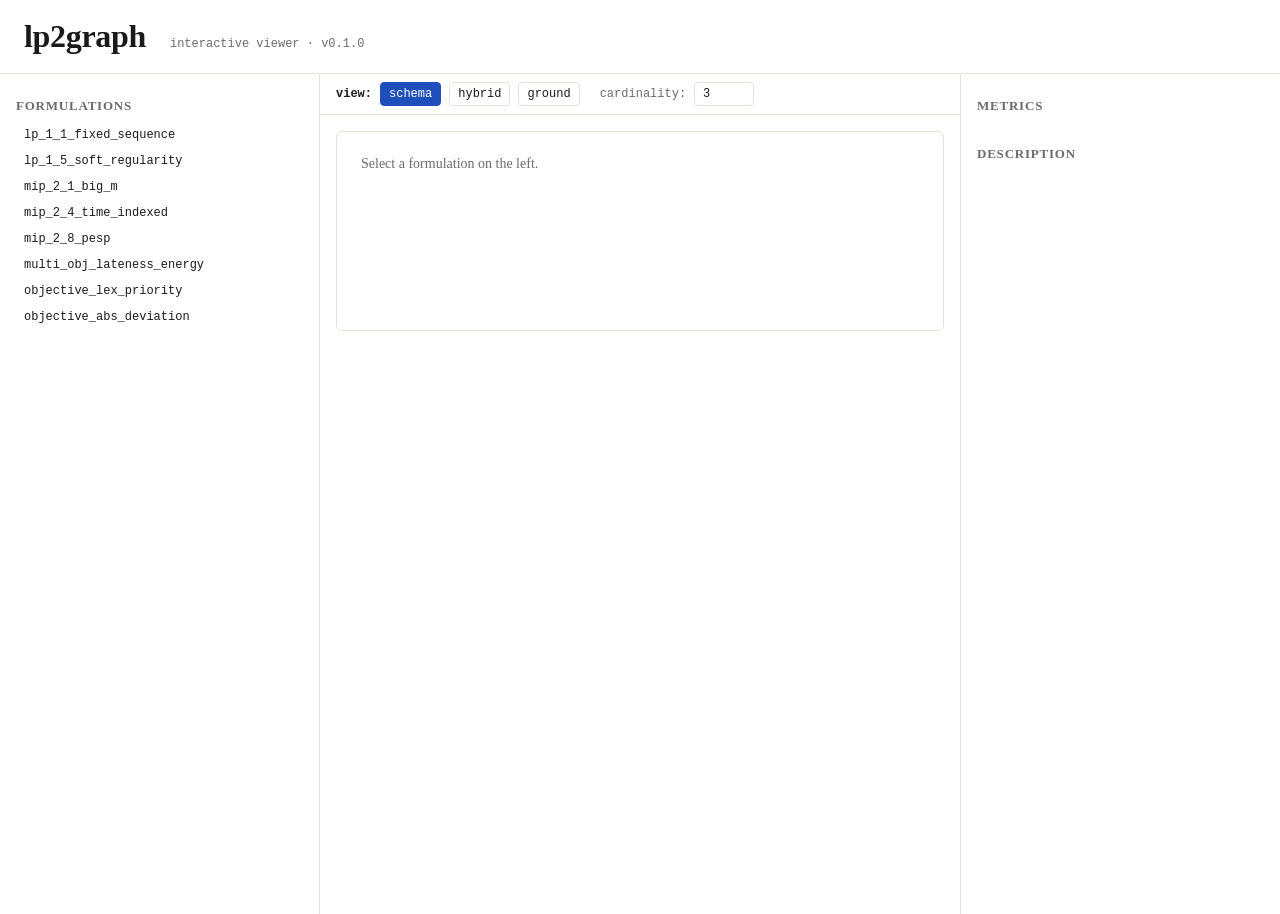
<file: viewer/index.html>
<!doctype html>
<html lang="en">
<head>
<meta charset="utf-8">
<title>lp2graph viewer</title>
<meta name="viewport" content="width=device-width, initial-scale=1">
<style>
  :root {
    --bg: #fafafa;
    --panel: #ffffff;
    --ink: #1a1a1a;
    --muted: #6b6b6b;
    --rule: #e5e1d8;
    --accent: #1f4fbb;
  }
  * { box-sizing: border-box; }
  body {
    margin: 0;
    font-family: "Fraunces", "Iowan Old Style", Georgia, serif;
    background: var(--bg);
    color: var(--ink);
  }
  header {
    padding: 18px 24px;
    border-bottom: 1px solid var(--rule);
    background: var(--panel);
    display: flex;
    align-items: baseline;
    gap: 24px;
  }
  header h1 {
    margin: 0;
    font-weight: 600;
    letter-spacing: -0.01em;
  }
  header .tag {
    color: var(--muted);
    font-family: "JetBrains Mono", monospace;
    font-size: 12px;
  }
  main {
    display: grid;
    grid-template-columns: 320px 1fr 320px;
    height: calc(100vh - 60px);
  }
  aside {
    background: var(--panel);
    border-right: 1px solid var(--rule);
    overflow: auto;
    padding: 16px;
  }
  aside.right {
    border-right: 0;
    border-left: 1px solid var(--rule);
  }
  aside h2 {
    font-size: 13px;
    text-transform: uppercase;
    color: var(--muted);
    letter-spacing: 0.06em;
    margin: 8px 0;
  }
  ul.list { list-style: none; margin: 0; padding: 0; }
  ul.list li {
    padding: 6px 8px;
    border-radius: 4px;
    cursor: pointer;
    font-family: "JetBrains Mono", monospace;
    font-size: 12px;
  }
  ul.list li:hover { background: #f3eedd; }
  ul.list li.active { background: #ffe9b8; color: var(--ink); }
  .panel {
    background: var(--panel);
    overflow: auto;
    padding: 16px;
  }
  .controls {
    display: flex;
    gap: 8px;
    padding: 8px 16px;
    border-bottom: 1px solid var(--rule);
    background: var(--panel);
    align-items: center;
  }
  .controls button, .controls select, .controls input {
    font-family: "JetBrains Mono", monospace;
    font-size: 12px;
    padding: 4px 8px;
    border: 1px solid var(--rule);
    border-radius: 4px;
    background: var(--panel);
    color: var(--ink);
  }
  .controls button.active { background: var(--accent); color: #fff; border-color: var(--accent); }
  table.metrics { width: 100%; font-family: "JetBrains Mono", monospace; font-size: 12px; }
  table.metrics td { padding: 4px 6px; border-bottom: 1px dashed var(--rule); }
  table.metrics td.k { color: var(--muted); }
  .stage { background: #fff; border: 1px solid var(--rule); border-radius: 6px; padding: 8px; min-height: 200px; }
  .empty { color: var(--muted); font-size: 14px; padding: 16px; }
</style>
</head>
<body>
<header>
  <h1>lp2graph</h1>
  <span class="tag">interactive viewer · v0.1.0</span>
</header>
<main>
  <aside>
    <h2>Formulations</h2>
    <ul class="list" id="formulation-list">
      <li class="empty">Loading…</li>
    </ul>
  </aside>
  <section style="display:flex; flex-direction:column;">
    <div class="controls">
      <strong style="font-family:'JetBrains Mono', monospace;font-size:12px;">view:</strong>
      <button data-view="schema" class="active">schema</button>
      <button data-view="hybrid">hybrid</button>
      <button data-view="ground">ground</button>
      <span style="margin-left:12px;font-family:'JetBrains Mono',monospace;font-size:12px;color:var(--muted);">cardinality:</span>
      <input id="card" type="number" min="1" max="32" value="3" style="width:60px;">
    </div>
    <div class="panel" style="flex:1;">
      <div class="stage" id="stage">
        <div class="empty">Select a formulation on the left.</div>
      </div>
    </div>
  </section>
  <aside class="right">
    <h2>Metrics</h2>
    <table class="metrics" id="metrics-table"></table>
    <h2 style="margin-top:24px;">Description</h2>
    <div id="description" style="font-size:14px;line-height:1.5;"></div>
  </aside>
</main>

<script>
// Formulation registry. The viewer is intentionally simple: it reads
// pre-baked JSON files via fetch(). For local browsing without a web
// server, the list below is hard-coded; users open this file with a
// quick "python -m http.server" and the registry is overridden by an
// optional manifest.json placed next to this file.
const FORMULATIONS = [
  "constraints/lp_1_1_fixed_sequence.json",
  "constraints/lp_1_5_soft_regularity.json",
  "constraints/mip_2_1_big_m.json",
  "constraints/mip_2_4_time_indexed.json",
  "constraints/mip_2_8_pesp.json",
  "objectives/multi_obj_lateness_energy.json",
  "objectives/objective_lex_priority.json",
  "objectives/objective_abs_deviation.json",
];

const FORMULATIONS_BASE = "../formulations/";

let state = {
  current: null,
  view: "schema",
  cardinality: 3,
  data: null,
};

function $(id) { return document.getElementById(id); }

async function loadFormulation(rel) {
  const r = await fetch(FORMULATIONS_BASE + rel);
  if (!r.ok) throw new Error("Failed to load " + rel);
  return r.json();
}

function setListActive(rel) {
  document.querySelectorAll("#formulation-list li").forEach(li => {
    li.classList.toggle("active", li.dataset.rel === rel);
  });
}

function renderMetrics(f) {
  const tbody = $("metrics-table");
  const counts = {
    indices: f.indices?.length ?? 0,
    parameters: f.parameters?.length ?? 0,
    variables: f.variables?.length ?? 0,
    constraints: f.constraints?.length ?? 0,
    objective: f.objective ? 1 : 0,
  };
  const flags = {
    "has integer vars": !!f.variables?.some(v => v.domain === "integer" || v.domain === "binary"),
    "has big-M":        !!f.parameters?.some(p => p.kind === "big_m") || !!f.constraints?.some(c => c.kind === "big_m"),
    "has soft slack":   !!f.variables?.some(v => v.role === "slack"),
    "has aggregation":  hasAgg(f),
    "has modulo":       hasModulo(f),
  };
  let html = "";
  for (const [k, v] of Object.entries(counts)) html += `<tr><td class="k">${k}</td><td>${v}</td></tr>`;
  html += `<tr><td class="k" style="padding-top:12px;">family</td><td>${f.family}</td></tr>`;
  html += `<tr><td class="k">tags</td><td>${(f.tags || []).join(" · ") || "-"}</td></tr>`;
  for (const [k, v] of Object.entries(flags)) html += `<tr><td class="k">${k}</td><td>${v ? "yes" : "no"}</td></tr>`;
  tbody.innerHTML = html;
}

function hasAgg(f) {
  const visit = (terms) => terms?.some(t => t.operator && t.operator !== "none");
  if (f.constraints?.some(c => visit(c.lhs) || visit(c.rhs))) return true;
  if (f.objective && visit(f.objective.terms)) return true;
  return false;
}

function hasModulo(f) {
  const visit = (terms) => terms?.some(t => t.bindings?.some(b => b.modulo));
  if (f.constraints?.some(c => visit(c.lhs) || visit(c.rhs))) return true;
  if (f.objective && visit(f.objective.terms)) return true;
  return false;
}

// ---------- view derivations (schema, hybrid, ground) in the browser

function deriveSchema(f, withOffsets=false) {
  const nodes = [];
  const edges = [];
  const nodeId = (...parts) => parts.join(":");
  const add = (id, cls, label, subtype="") => { nodes.push({ id, cls, label, subtype }); };

  for (const idx of f.indices || []) add(`index:${idx.name}`, "index", idx.name, idx.cyclic ? "cyclic" : idx.ordered ? "ordered" : "set");
  for (const p of f.parameters || []) {
    add(`param:${p.name}`, "parameter", p.name, p.kind || "scalar");
    for (const s of p.shape || []) edges.push({ src: `param:${p.name}`, dst: `index:${s}`, role: "shape" });
  }
  for (const v of f.variables || []) {
    add(`var:${v.name}`, "variable", v.name, v.domain);
    for (const s of v.shape || []) edges.push({ src: `var:${v.name}`, dst: `index:${s}`, role: "shape" });
  }
  for (const c of f.constraints || []) {
    add(`constraint:${c.name}`, "constraint", c.name, c.kind || "linear");
    const emit = (terms) => terms?.forEach((t, i) => {
      if (t.ref_kind === "literal") return;
      const tgt = (t.ref_kind === "variable" ? "var:" : "param:") + t.ref;
      const offsets = withOffsets ? t.bindings?.map(b => `${b.index}=${b.expr}${b.modulo ? ` mod ${b.modulo}` : ""}`).join(",") : "";
      edges.push({ src: `constraint:${c.name}`, dst: tgt, role: t.role, label: offsets });
    });
    emit(c.lhs); emit(c.rhs);
  }
  if (f.objective) {
    add("objective:0", "objective", f.objective.name || "obj", f.objective.sense);
    f.objective.terms?.forEach((t) => {
      if (t.ref_kind === "literal") return;
      const tgt = (t.ref_kind === "variable" ? "var:" : "param:") + t.ref;
      const offsets = withOffsets ? t.bindings?.map(b => `${b.index}=${b.expr}`).join(",") : "";
      edges.push({ src: "objective:0", dst: tgt, role: "objective", label: offsets });
    });
  }
  return { nodes, edges };
}

function deriveGround(f, n) {
  // Light JS port of the Python ground view: enumerates instances at
  // cardinality n for every declared index; not a full reimplementation.
  const nodes = [];
  const edges = [];
  const cards = {};
  for (const idx of f.indices || []) cards[idx.name] = n;
  const enumerate = (shape) => {
    if (!shape || shape.length === 0) return [[]];
    const results = [];
    const r0 = Array.from({length: cards[shape[0]] || n}, (_, i) => i);
    for (const v of r0) {
      for (const tail of enumerate(shape.slice(1))) {
        results.push([v, ...tail]);
      }
    }
    return results;
  };
  for (const v of f.variables || []) {
    for (const tup of enumerate(v.shape || [])) {
      const id = `varinst:${v.name}_${tup.join("_")}`;
      nodes.push({ id, cls: "instance_variable", label: `${v.name}[${tup.join(",")}]`, subtype: v.domain });
    }
  }
  for (const c of f.constraints || []) {
    const qShape = (c.quantifiers || []).map(q => q.over);
    for (const tup of enumerate(qShape)) {
      const cId = `cinst:${c.name}_${tup.join("_")}`;
      nodes.push({ id: cId, cls: "instance_constraint", label: `${c.name}[${tup.join(",")}]`, subtype: c.kind || "linear" });
    }
  }
  return { nodes, edges };
}

function deriveCurrent() {
  if (!state.data) return { nodes: [], edges: [] };
  if (state.view === "schema") return deriveSchema(state.data, false);
  if (state.view === "hybrid") return deriveSchema(state.data, true);
  return deriveGround(state.data, parseInt(state.cardinality) || 3);
}

// ---------- SVG rendering: mirrors src/lp2graph/render/svg.py

const FILL = {
  variable: "#e9f1ff", instance_variable: "#dceaff",
  constraint: "#fde8e1", instance_constraint: "#f9d8cf",
  objective: "#e7f5e1",
  index: "#f4eedb", parameter: "#ede0f2",
};
const STROKE = {
  variable: "#1f4fbb", instance_variable: "#1f4fbb",
  constraint: "#a8341d", instance_constraint: "#a8341d",
  objective: "#2f7a1f",
  index: "#856404", parameter: "#5b2772",
};
const LAYER_Y = {
  objective: 60, constraint: 220, instance_constraint: 220,
  parameter: 360, variable: 460, instance_variable: 460, index: 580,
};

function renderSvg(g) {
  const layers = {};
  for (const n of g.nodes) (layers[n.cls] ||= []).push(n);
  const positions = {};
  let maxX = 800;
  for (const cls of Object.keys(layers)) {
    const y = LAYER_Y[cls] ?? 320;
    layers[cls].forEach((n, i) => { positions[n.id] = [40 + 110*i + 50, y]; });
    maxX = Math.max(maxX, 40 + 110*layers[cls].length);
  }
  let svg = `<svg xmlns="http://www.w3.org/2000/svg" viewBox="0 0 ${maxX} 700" width="100%" font-family="JetBrains Mono, monospace">`;
  svg += `<defs><marker id="a" viewBox="0 0 10 10" refX="9" refY="5" markerWidth="7" markerHeight="7" orient="auto"><path d="M0 0 L10 5 L0 10 z" fill="#4a4a4a"/></marker></defs>`;
  for (const e of g.edges) {
    if (!positions[e.src] || !positions[e.dst]) continue;
    const [x1, y1] = positions[e.src];
    const [x2, y2] = positions[e.dst];
    const stroke = e.role === "slack" ? "#a8341d" : e.role === "objective" ? "#2f7a1f" : "#4a4a4a";
    const dash = e.role === "slack" ? "4 3" : e.role === "shape" ? "3 2" : "0";
    svg += `<line x1="${x1}" y1="${y1+20}" x2="${x2}" y2="${y2-20}" stroke="${stroke}" stroke-width="1.4" stroke-dasharray="${dash}" opacity="0.78" marker-end="url(#a)"/>`;
    if (e.label) svg += `<text x="${(x1+x2)/2+4}" y="${(y1+y2)/2-2}" font-size="9" fill="#444">${e.label}</text>`;
  }
  for (const n of g.nodes) {
    const [x, y] = positions[n.id];
    svg += `<g><rect x="${x-50}" y="${y-20}" width="100" height="40" rx="6" fill="${FILL[n.cls] || "#eee"}" stroke="${STROKE[n.cls] || "#333"}" stroke-width="1.4"/>`;
    svg += `<text x="${x}" y="${y-2}" text-anchor="middle" font-size="12">${n.label}</text>`;
    svg += `<text x="${x}" y="${y+12}" text-anchor="middle" font-size="9" fill="#666">${n.subtype || ""}</text></g>`;
  }
  svg += `</svg>`;
  return svg;
}

function rerender() {
  const g = deriveCurrent();
  $("stage").innerHTML = renderSvg(g);
}

document.querySelectorAll(".controls button[data-view]").forEach(b => {
  b.addEventListener("click", () => {
    document.querySelectorAll(".controls button[data-view]").forEach(x => x.classList.remove("active"));
    b.classList.add("active");
    state.view = b.dataset.view;
    rerender();
  });
});
$("card").addEventListener("input", () => { state.cardinality = $("card").value; rerender(); });

async function init() {
  const list = $("formulation-list");
  list.innerHTML = "";
  for (const rel of FORMULATIONS) {
    const li = document.createElement("li");
    li.textContent = rel.split("/").pop().replace(/\.json$/, "");
    li.dataset.rel = rel;
    li.addEventListener("click", async () => {
      try {
        state.current = rel;
        state.data = await loadFormulation(rel);
        setListActive(rel);
        renderMetrics(state.data);
        $("description").textContent = state.data.description || "";
        rerender();
      } catch (err) {
        $("stage").innerHTML = `<div class="empty">Could not load ${rel}: ${err.message}</div>`;
      }
    });
    list.appendChild(li);
  }
}
init();
</script>
</body>
</html>
</file>
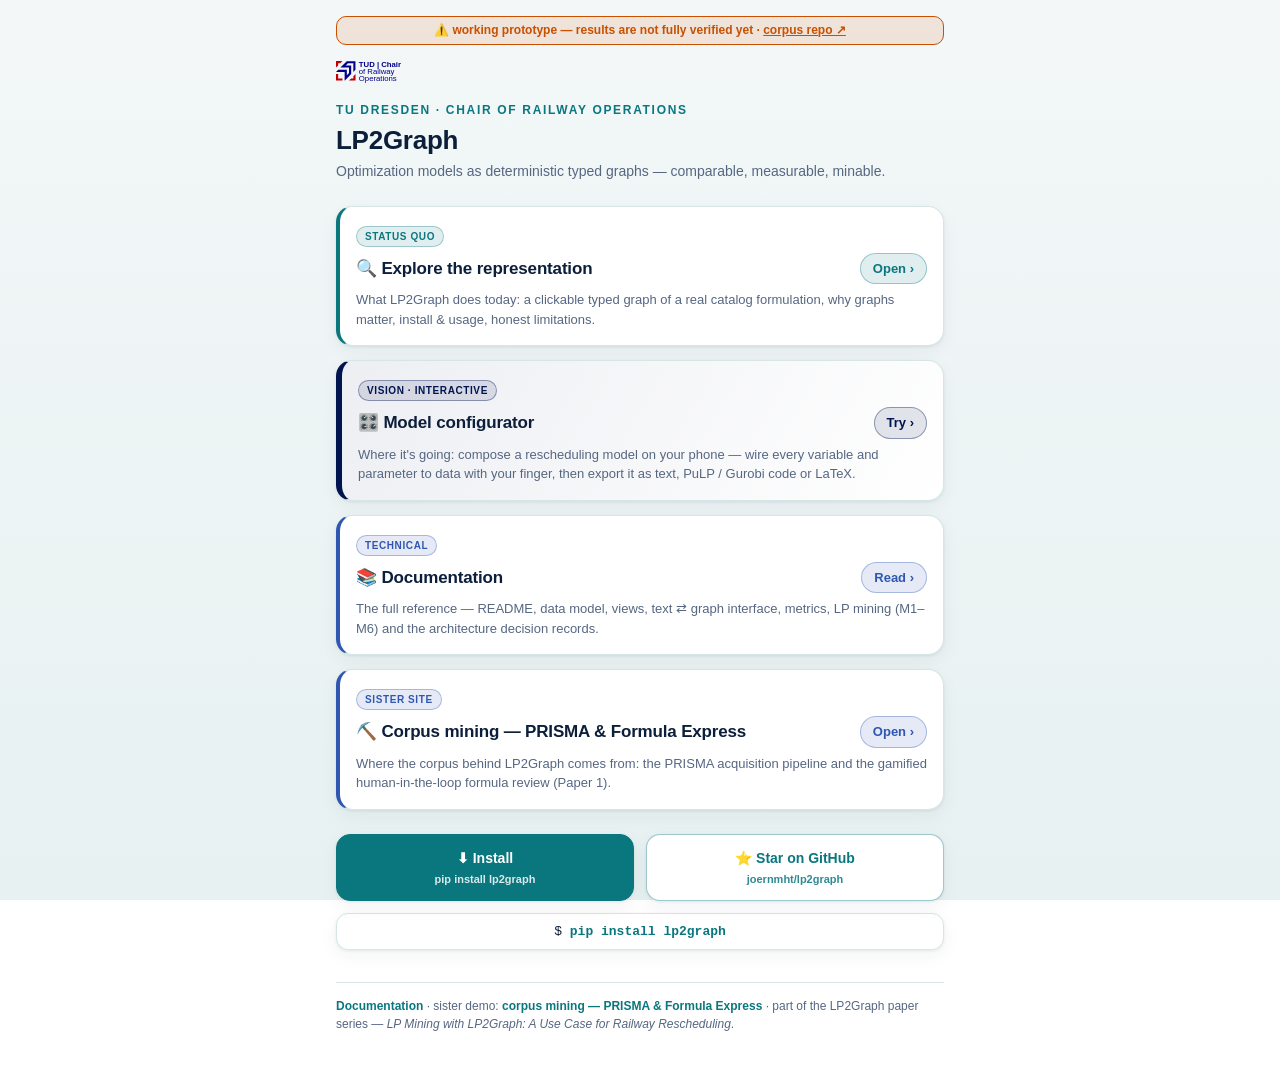
<file: docs/demo/index.html>
<!DOCTYPE html>
<html lang="en">
<head>
<meta charset="utf-8">
<meta name="viewport" content="width=device-width, initial-scale=1, viewport-fit=cover">
<meta name="color-scheme" content="light dark">
<meta name="theme-color" content="#f3f7f8" media="(prefers-color-scheme: light)">
<meta name="theme-color" content="#00103a" media="(prefers-color-scheme: dark)">
<title>LP2Graph — demo</title>
<meta name="description" content="LP2Graph demo hub: explore the typed-graph representation (status quo) and the model configurator (vision). TU Dresden, Chair of Railway Operations.">
<style>
  :root{
    --page1:#f3f7f8; --page2:#e7f1f1;
    --ink:#0c1f3a; --muted:#566782;
    --card:#ffffff; --line:#d6e6e7;
    --accent:#0A777F; --accent2:#2F57B2; --tier3:#7369BE; --warn:#C85000;
    --shadow:0 1px 3px rgba(12,40,50,.08),0 6px 18px rgba(12,40,50,.05);
  }
  @media (prefers-color-scheme: dark){
    :root{
      --page1:#00103a; --page2:#001a55;
      --ink:#eaf1ff; --muted:#a0b4d8;
      --card:#0c2766; --line:#2a4a92;
      --accent:#36b8bf; --accent2:#7aa2ff; --tier3:#a98bf0; --warn:#f0922e;
      --shadow:0 1px 3px rgba(0,0,0,.4);
    }
    .brandlogo svg text, .brandlogo svg path{fill:#ffffff !important}
  }
  *{box-sizing:border-box;-webkit-tap-highlight-color:transparent}
  html,body{margin:0;padding:0}
  body{
    background:linear-gradient(180deg,var(--page1),var(--page2));
    background-attachment:fixed; color:var(--ink);
    font:16px/1.5 -apple-system,BlinkMacSystemFont,"Segoe UI",Roboto,Helvetica,Arial,sans-serif;
    padding:max(16px,env(safe-area-inset-top)) 16px calc(40px + env(safe-area-inset-bottom));
    max-width:640px;margin:0 auto;-webkit-font-smoothing:antialiased;
  }
  header{margin:6px 0 24px}
  .brandlogo{margin:2px 0 14px}
  .brandlogo svg{height:30px;width:auto;display:block}
  .eyebrow{font-size:12px;letter-spacing:.14em;text-transform:uppercase;color:var(--accent);font-weight:800}
  h1{font-size:26px;line-height:1.2;margin:6px 0 4px;font-weight:800;letter-spacing:-.01em}
  .sub{color:var(--muted);font-size:14px}

  .apps{display:flex;flex-direction:column;gap:14px;margin-top:22px}
  a.app{display:block;text-decoration:none;color:inherit;background:var(--card);
    border:1px solid var(--line);border-left:4px solid var(--accent);border-radius:16px;
    padding:16px;box-shadow:var(--shadow);transition:transform .08s ease}
  a.app:active{transform:scale(.985)}
  a.app .ah{display:flex;align-items:center;justify-content:space-between;gap:10px}
  a.app .at{font-size:17px;font-weight:800;letter-spacing:-.01em}
  a.app .go{flex:none;font-size:13px;font-weight:800;color:var(--accent);
    background:color-mix(in srgb,var(--accent) 12%,transparent);
    border:1px solid color-mix(in srgb,var(--accent) 35%,transparent);
    border-radius:999px;padding:5px 12px;white-space:nowrap}
  a.app .as{font-size:13px;color:var(--muted);margin-top:6px}
  a.app .tag{display:inline-block;font-size:10px;font-weight:800;text-transform:uppercase;letter-spacing:.06em;
    padding:2px 8px;border-radius:999px;margin-bottom:6px;color:var(--accent);
    background:color-mix(in srgb,var(--accent) 12%,transparent);
    border:1px solid color-mix(in srgb,var(--accent) 32%,transparent)}
  /* game-like entries stand out: darker (Dunkelblau) in light, orange in dark */
  a.app.game{--gc:#001450;border-left:6px solid var(--gc);
    background:linear-gradient(120deg,color-mix(in srgb,var(--gc) 7%,var(--card)),var(--card))}
  a.app.game .go,a.app.game .tag{color:var(--gc);background:color-mix(in srgb,var(--gc) 11%,transparent);
    border-color:color-mix(in srgb,var(--gc) 38%,transparent)}
  @media (prefers-color-scheme: dark){
    a.app.game{--gc:var(--warn)}
  }
  a.app.doc{border-left-color:var(--accent2)}
  a.app.doc .go,a.app.doc .tag{color:var(--accent2);background:color-mix(in srgb,var(--accent2) 12%,transparent);
    border-color:color-mix(in srgb,var(--accent2) 35%,transparent)}
  /* sister-site card (same look on both landings) */
  a.app.sister{border-left-color:var(--accent2)}
  a.app.sister .go,a.app.sister .tag{color:var(--accent2);background:color-mix(in srgb,var(--accent2) 12%,transparent);
    border-color:color-mix(in srgb,var(--accent2) 35%,transparent)}

  .cta{display:grid;grid-template-columns:1fr 1fr;gap:12px;margin-top:24px}
  a.btn{display:block;text-align:center;text-decoration:none;font-weight:800;font-size:14px;
    border-radius:14px;padding:13px 10px;box-shadow:var(--shadow)}
  a.btn.primary{background:var(--accent);color:#fff;border:1px solid var(--accent)}
  a.btn.ghost{background:var(--card);color:var(--accent);border:1px solid color-mix(in srgb,var(--accent) 40%,transparent)}
  a.btn small{display:block;font-weight:600;font-size:11px;opacity:.85;margin-top:2px}
  .install{margin-top:12px;background:var(--card);border:1px solid var(--line);border-radius:12px;
    padding:10px 14px;font:13px ui-monospace,SFMono-Regular,Menlo,Consolas,monospace;color:var(--ink);
    text-align:center;box-shadow:var(--shadow)}
  .install b{color:var(--accent)}

  footer{margin-top:32px;padding-top:14px;border-top:1px solid var(--line);font-size:12px;color:var(--muted)}
  footer a{color:var(--accent);font-weight:700;text-decoration:none}
</style>
</head>
<body>
<div class="proto" style="background:color-mix(in srgb,var(--warn) 12%,transparent);color:var(--warn);border:1.5px solid var(--warn);border-radius:10px;padding:5px 10px;font-size:12px;font-weight:650;text-align:center;line-height:1.45;margin-bottom:12px">⚠️ working prototype — results are not fully verified yet · <a href="https://github.com/joernmht/raiLPminerExperimentation" target="_blank" rel="noopener" style="color:var(--warn);font-weight:800">corpus repo ↗</a></div>
<header>
  <div class="brandlogo" aria-label="TUD — Chair of Railway Operations">
    <svg viewBox="0 0 1014 321" xmlns="http://www.w3.org/2000/svg" role="img"><g transform="translate(-1485 -585)"><text fill="#00008C" font-family="Arial,Arial_MSFontService,sans-serif" font-weight="700" font-size="83" transform="matrix(1 0 0 1 1728.92 690)">TUD | Chair</text><text fill="#00008C" font-family="Arial,Arial_MSFontService,sans-serif" font-weight="400" font-size="83" transform="matrix(1 0 0 1 1728.92 763)">o</text><text fill="#00008C" font-family="Arial,Arial_MSFontService,sans-serif" font-weight="400" font-size="83" transform="matrix(1 0 0 1 1774.75 763)">f</text><text fill="#00008C" font-family="Arial,Arial_MSFontService,sans-serif" font-weight="400" font-size="83" transform="matrix(1 0 0 1 1820.59 763)">Railway </text><text fill="#00008C" font-family="Arial,Arial_MSFontService,sans-serif" font-weight="400" font-size="83" transform="matrix(1 0 0 1 1728.92 837)">Operations</text><path d="M1600.51 630 1693 630 1693 722.49 1670.62 744.874 1670.62 674.888 1670.62 674.888 1670.62 651.685 1670.62 651.685 1647.41 651.685 1612.6 651.685 1589.4 674.876 1589.4 674.888 1647.41 674.888 1647.41 768.077 1577.49 838 1577.49 745.511 1485 745.511 1508.77 721.74 1601.01 721.74 1601.01 779.747 1601.02 779.747 1624.21 756.556 1624.21 721.74 1624.21 698.536 1624.21 698.536 1601.01 698.536 1601.01 698.536 1531.97 698.536Z" fill="#00008C" fill-rule="evenodd"/><path d="M1485 628 1554 628 1530.99 651.345 1508.01 651.345 1508.01 674.655 1485 698Z" fill="#C00000" fill-rule="evenodd"/><path d="M1485 768 1508.01 768 1508.01 813.988 1554 813.988 1554 837 1485 837Z" fill="#C00000" fill-rule="evenodd"/><path d="M1694 768 1694 837 1624 837 1647.32 814.012 1670.65 814.012 1670.65 791.012Z" fill="#C00000" fill-rule="evenodd"/></g></svg>
  </div>
  <div class="eyebrow">TU Dresden · Chair of Railway Operations</div>
  <h1>LP2Graph</h1>
  <div class="sub">Optimization models as deterministic typed graphs — comparable, measurable, minable.</div>
</header>

<div class="apps">
  <a class="app" href="explore.html">
    <div class="tag">status quo</div>
    <div class="ah"><div class="at">🔍 Explore the representation</div><div class="go">Open ›</div></div>
    <div class="as">What LP2Graph does today: a clickable typed graph of a real catalog formulation, why graphs matter, install &amp; usage, honest limitations.</div>
  </a>
  <a class="app game" href="configurator.html">
    <div class="tag">vision · interactive</div>
    <div class="ah"><div class="at">🎛️ Model configurator</div><div class="go">Try ›</div></div>
    <div class="as">Where it's going: compose a rescheduling model on your phone — wire every variable and parameter to data with your finger, then export it as text, PuLP / Gurobi code or LaTeX.</div>
  </a>
  <a class="app doc" href="https://lp2graph.joernmaurischat.de/docs/">
    <div class="tag">technical</div>
    <div class="ah"><div class="at">📚 Documentation</div><div class="go">Read ›</div></div>
    <div class="as">The full reference — README, data model, views, text ⇄ graph interface, metrics, LP mining (M1–M6) and the architecture decision records.</div>
  </a>
  <a class="app sister" href="https://railpmining.joernmaurischat.de/">
    <div class="tag">sister site</div>
    <div class="ah"><div class="at">⛏️ Corpus mining — PRISMA &amp; Formula Express</div><div class="go">Open ›</div></div>
    <div class="as">Where the corpus behind LP2Graph comes from: the PRISMA acquisition pipeline and the gamified human-in-the-loop formula review (Paper 1).</div>
  </a>
</div>

<div class="cta">
  <a class="btn primary" href="https://pypi.org/project/lp2graph/">⬇ Install<small>pip install lp2graph</small></a>
  <a class="btn ghost" href="https://github.com/joernmht/lp2graph">⭐ Star on GitHub<small>joernmht/lp2graph</small></a>
</div>
<div class="install">$ <b>pip install lp2graph</b></div>

<footer>
  <span><a href="https://lp2graph.joernmaurischat.de/docs/">Documentation</a> · sister demo: <a href="https://railpmining.joernmaurischat.de/">corpus mining — PRISMA &amp; Formula Express</a> · part of the LP2Graph paper series — <i>LP Mining with LP2Graph: A Use Case for Railway Rescheduling</i>.</span>
</footer>
</body>
</html>
</file>
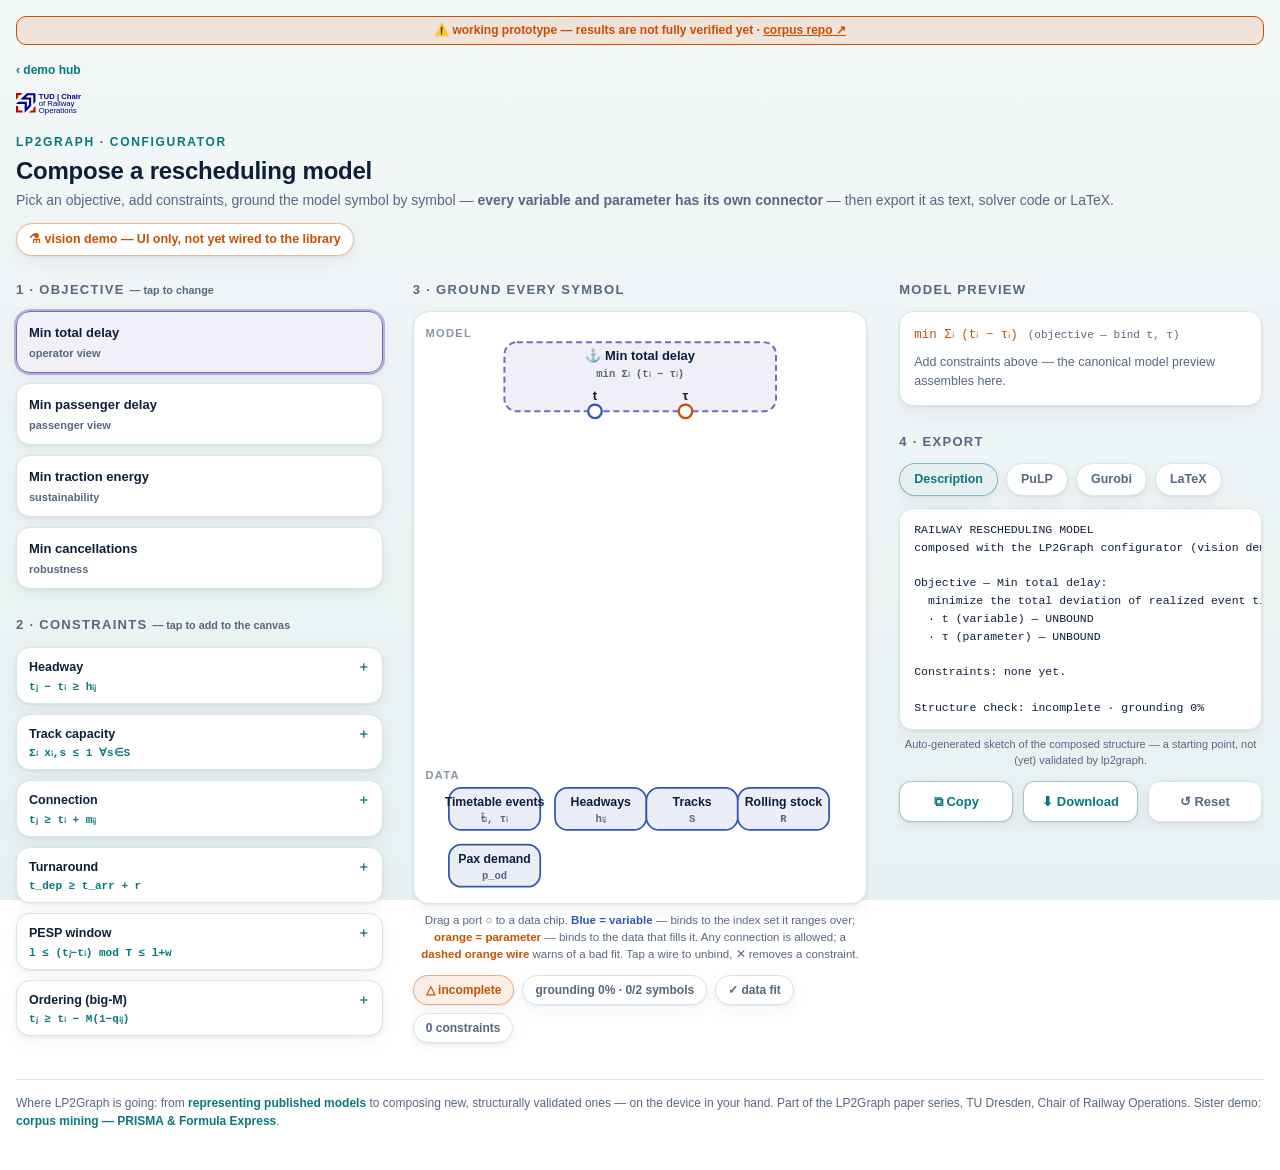
<file: docs/demo/configurator.html>
<!DOCTYPE html>
<html lang="en">
<head>
<meta charset="utf-8">
<meta name="viewport" content="width=device-width, initial-scale=1, viewport-fit=cover">
<meta name="color-scheme" content="light dark">
<meta name="theme-color" content="#f3f7f8" media="(prefers-color-scheme: light)">
<meta name="theme-color" content="#00103a" media="(prefers-color-scheme: dark)">
<title>LP2Graph — model configurator (vision demo)</title>
<meta name="description" content="Vision demo: compose a railway rescheduling optimization model by wiring every variable and parameter to data, then export it as text, PuLP/Gurobi code or LaTeX.">
<style>
  :root{
    --page1:#f3f7f8; --page2:#e7f1f1;
    --ink:#0c1f3a; --muted:#566782;
    --card:#ffffff; --card2:#f1f8f8; --line:#d6e6e7; --track:#e6f0f0;
    --accent:#0A777F; --accent2:#2F57B2; --good:#0A777F;
    --warn:#C85000; --bad:#D20F41; --tier3:#7369BE;
    --shadow:0 1px 3px rgba(12,40,50,.08),0 6px 18px rgba(12,40,50,.05);
  }
  @media (prefers-color-scheme: dark){
    :root{
      --page1:#00103a; --page2:#001a55;
      --ink:#eaf1ff; --muted:#a0b4d8;
      --card:#0c2766; --card2:#10307c; --line:#2a4a92; --track:#001a55;
      --accent:#36b8bf; --accent2:#7aa2ff; --good:#36b8bf;
      --warn:#f0922e; --bad:#ff667e; --tier3:#a98bf0;
      --shadow:0 1px 3px rgba(0,0,0,.4);
    }
    .brandlogo svg text, .brandlogo svg path{fill:#ffffff !important}
  }
  *{box-sizing:border-box;-webkit-tap-highlight-color:transparent}
  html,body{margin:0;padding:0}
  body{
    background:linear-gradient(180deg,var(--page1),var(--page2));
    background-attachment:fixed; color:var(--ink);
    font:16px/1.5 -apple-system,BlinkMacSystemFont,"Segoe UI",Roboto,Helvetica,Arial,sans-serif;
    padding:max(16px,env(safe-area-inset-top)) 16px calc(40px + env(safe-area-inset-bottom));
    max-width:640px;margin:0 auto;-webkit-font-smoothing:antialiased;
  }
  header{margin:6px 0 18px}
  .back{display:inline-block;font-size:12px;font-weight:800;color:var(--accent);text-decoration:none;margin-bottom:8px}
  .brandlogo{margin:2px 0 14px}
  .brandlogo svg{height:30px;width:auto;display:block}
  .eyebrow{font-size:12px;letter-spacing:.14em;text-transform:uppercase;color:var(--accent);font-weight:800}
  h1{font-size:24px;line-height:1.2;margin:6px 0 4px;font-weight:800;letter-spacing:-.01em}
  .sub{color:var(--muted);font-size:14px}
  .pill{display:inline-flex;align-items:center;gap:6px;margin-top:12px;background:var(--card);
    border:1px solid color-mix(in srgb,var(--warn) 40%,transparent);border-radius:999px;padding:6px 12px;
    font-size:12.5px;color:var(--warn);font-weight:700;box-shadow:var(--shadow)}
  h2{font-size:13px;letter-spacing:.1em;text-transform:uppercase;color:var(--muted);margin:26px 0 12px;font-weight:700}
  h2 small{letter-spacing:0;text-transform:none;font-weight:600;color:var(--muted)}

  /* objective picker */
  .obj{display:grid;grid-template-columns:1fr 1fr;gap:10px}
  .obj button{appearance:none;border:1px solid var(--line);background:var(--card);color:var(--ink);
    border-radius:14px;padding:11px 12px;font:inherit;font-size:13px;font-weight:700;text-align:left;
    box-shadow:var(--shadow);cursor:pointer;transition:transform .06s}
  .obj button small{display:block;font-weight:600;color:var(--muted);font-size:11px;margin-top:2px}
  .obj button.sel{border-color:var(--tier3);outline:2px solid color-mix(in srgb,var(--tier3) 45%,transparent);
    background:color-mix(in srgb,var(--tier3) 10%,var(--card))}
  .obj button:active{transform:scale(.97)}

  /* constraint library */
  .lib{display:grid;grid-template-columns:1fr 1fr;gap:10px}
  .lib button{appearance:none;border:1px solid var(--line);background:var(--card);color:var(--ink);
    border-radius:14px;padding:10px 12px;font:inherit;font-size:12.5px;font-weight:700;text-align:left;
    box-shadow:var(--shadow);cursor:pointer;transition:transform .06s}
  .lib button:active{transform:scale(.97)}
  .lib button .m{display:block;font:11px ui-monospace,Menlo,Consolas,monospace;color:var(--accent);margin-top:3px;font-weight:600}
  .lib button .plus{float:right;color:var(--accent);font-weight:800}
  .lib button:disabled{opacity:.45;cursor:default}

  /* canvas */
  .cwrap{background:var(--card);border:1px solid var(--line);border-radius:16px;box-shadow:var(--shadow);
    padding:8px 4px 2px;margin-top:4px}
  svg{display:block;width:100%;height:auto;touch-action:none;user-select:none;-webkit-user-select:none}
  .cnode rect.body{transition:stroke .15s}
  .cnode text{font:700 10.5px -apple-system,sans-serif;fill:var(--ink);pointer-events:none}
  .cnode .st{font:600 8.5px ui-monospace,Menlo,monospace;fill:var(--muted)}
  .plab{font:700 8px ui-monospace,Menlo,monospace;pointer-events:none}
  .chipn text{font:700 10px -apple-system,sans-serif;fill:var(--ink);pointer-events:none}
  .chipn .sym{font:600 8.5px ui-monospace,Menlo,monospace;fill:var(--muted)}
  .band{font:800 9px -apple-system,sans-serif;fill:var(--muted);letter-spacing:.12em;opacity:.7}
  .wire{fill:none;stroke-width:2.2;pointer-events:none}
  .temp{fill:none;stroke:var(--accent2);stroke-width:2.2;stroke-dasharray:5 4;pointer-events:none}
  .xdel{cursor:pointer}
  .hint{font-size:11.5px;color:var(--muted);margin:8px 2px 0;text-align:center}
  .hint i{font-style:normal;font-weight:800}

  /* checks */
  .checks{display:flex;flex-wrap:wrap;gap:8px;margin-top:12px}
  .chk{font-size:12px;font-weight:700;border-radius:999px;padding:5px 12px;border:1px solid var(--line);
    background:var(--card);color:var(--muted);box-shadow:var(--shadow)}
  .chk.ok{color:var(--good);border-color:color-mix(in srgb,var(--good) 40%,transparent);background:color-mix(in srgb,var(--good) 10%,var(--card))}
  .chk.warn{color:var(--warn);border-color:color-mix(in srgb,var(--warn) 40%,transparent);background:color-mix(in srgb,var(--warn) 10%,var(--card))}

  /* model preview */
  .lx{background:var(--card);border:1px solid var(--line);border-radius:14px;box-shadow:var(--shadow);
    margin-top:12px;padding:10px 0;overflow-x:auto}
  .lx .ln{padding:4px 14px;font:12.5px/1.5 ui-monospace,SFMono-Regular,Menlo,Consolas,monospace;white-space:nowrap;color:var(--ink)}
  .lx .ln .t{color:var(--muted);font-size:11px;margin-left:10px}
  .lx .ln.miss{color:var(--warn)}
  .lx .empty{padding:4px 14px;font-size:12.5px;color:var(--muted)}

  /* export */
  .tabs{display:flex;gap:8px;flex-wrap:wrap}
  .tabs button{appearance:none;border:1px solid var(--line);background:var(--card);color:var(--muted);
    border-radius:999px;padding:6px 14px;font:inherit;font-size:12.5px;font-weight:700;box-shadow:var(--shadow);cursor:pointer}
  .tabs button.sel{color:var(--accent);border-color:color-mix(in srgb,var(--accent) 45%,transparent);
    background:color-mix(in srgb,var(--accent) 10%,var(--card))}
  pre.out{background:var(--card);border:1px solid var(--line);border-radius:14px;box-shadow:var(--shadow);
    padding:12px 14px;overflow-x:auto;font:11.5px/1.55 ui-monospace,SFMono-Regular,Menlo,Consolas,monospace;
    color:var(--ink);margin:12px 0 0;white-space:pre;min-height:120px}
  .expnote{font-size:11px;color:var(--muted);margin-top:6px;text-align:center}

  .bar{display:flex;gap:10px;margin-top:12px}
  .bar button{appearance:none;flex:1;border:1px solid var(--line);background:var(--card);color:var(--muted);
    border-radius:12px;padding:10px;font:inherit;font-size:13px;font-weight:700;box-shadow:var(--shadow);cursor:pointer}
  .bar button.acc{color:var(--accent);border-color:color-mix(in srgb,var(--accent) 40%,transparent)}
  footer{margin-top:30px;padding-top:14px;border-top:1px solid var(--line);font-size:12px;color:var(--muted)}
  footer a{color:var(--accent);font-weight:700;text-decoration:none}

  /* desktop: elements (left) · canvas (middle) · live preview + export (right) */
  @media (min-width:1100px){
    body{max-width:1380px}
    .cols{display:grid;grid-template-columns:minmax(0,4fr) minmax(0,5fr) minmax(0,4fr);
      column-gap:28px;align-items:start}
    .colA .obj,.colA .lib{grid-template-columns:1fr}   /* full-width buttons in the narrow column */
    .colB,.colR{position:sticky;top:16px;max-height:calc(100vh - 32px);overflow-y:auto;padding:0 2px 6px}
    .colA h2:first-child,.colB h2:first-child,.colR h2:first-child{margin-top:6px}
  }
</style>
</head>
<body>
<div class="proto" style="background:color-mix(in srgb,var(--warn) 12%,transparent);color:var(--warn);border:1.5px solid var(--warn);border-radius:10px;padding:5px 10px;font-size:12px;font-weight:650;text-align:center;line-height:1.45;margin-bottom:12px">⚠️ working prototype — results are not fully verified yet · <a href="https://github.com/joernmht/raiLPminerExperimentation" target="_blank" rel="noopener" style="color:var(--warn);font-weight:800">corpus repo ↗</a></div>
<header>
  <a class="back" href="./">‹ demo hub</a>
  <div class="brandlogo" aria-label="TUD — Chair of Railway Operations">
    <svg viewBox="0 0 1014 321" xmlns="http://www.w3.org/2000/svg" role="img"><g transform="translate(-1485 -585)"><text fill="#00008C" font-family="Arial,Arial_MSFontService,sans-serif" font-weight="700" font-size="83" transform="matrix(1 0 0 1 1728.92 690)">TUD | Chair</text><text fill="#00008C" font-family="Arial,Arial_MSFontService,sans-serif" font-weight="400" font-size="83" transform="matrix(1 0 0 1 1728.92 763)">o</text><text fill="#00008C" font-family="Arial,Arial_MSFontService,sans-serif" font-weight="400" font-size="83" transform="matrix(1 0 0 1 1774.75 763)">f</text><text fill="#00008C" font-family="Arial,Arial_MSFontService,sans-serif" font-weight="400" font-size="83" transform="matrix(1 0 0 1 1820.59 763)">Railway </text><text fill="#00008C" font-family="Arial,Arial_MSFontService,sans-serif" font-weight="400" font-size="83" transform="matrix(1 0 0 1 1728.92 837)">Operations</text><path d="M1600.51 630 1693 630 1693 722.49 1670.62 744.874 1670.62 674.888 1670.62 674.888 1670.62 651.685 1670.62 651.685 1647.41 651.685 1612.6 651.685 1589.4 674.876 1589.4 674.888 1647.41 674.888 1647.41 768.077 1577.49 838 1577.49 745.511 1485 745.511 1508.77 721.74 1601.01 721.74 1601.01 779.747 1601.02 779.747 1624.21 756.556 1624.21 721.74 1624.21 698.536 1624.21 698.536 1601.01 698.536 1601.01 698.536 1531.97 698.536Z" fill="#00008C" fill-rule="evenodd"/><path d="M1485 628 1554 628 1530.99 651.345 1508.01 651.345 1508.01 674.655 1485 698Z" fill="#C00000" fill-rule="evenodd"/><path d="M1485 768 1508.01 768 1508.01 813.988 1554 813.988 1554 837 1485 837Z" fill="#C00000" fill-rule="evenodd"/><path d="M1694 768 1694 837 1624 837 1647.32 814.012 1670.65 814.012 1670.65 791.012Z" fill="#C00000" fill-rule="evenodd"/></g></svg>
  </div>
  <div class="eyebrow">LP2Graph · Configurator</div>
  <h1>Compose a rescheduling model</h1>
  <div class="sub">Pick an objective, add constraints, ground the model symbol by symbol — <b>every variable and parameter has its own connector</b> — then export it as text, solver code or LaTeX.</div>
  <div class="pill">⚗ vision demo — UI only, not yet wired to the library</div>
</header>

<div class="cols">
<div class="colA">
<h2>1 · Objective <small>— tap to change</small></h2>
<div class="obj" id="obj"></div>

<h2>2 · Constraints <small>— tap to add to the canvas</small></h2>
<div class="lib" id="lib"></div>
</div>

<div class="colB">
<h2>3 · Ground every symbol</h2>
<div class="cwrap">
  <svg id="cv" viewBox="0 0 360 470" aria-label="Model canvas"></svg>
</div>
<div class="hint">Drag a port ○ to a data chip. <i style="color:var(--accent2)">Blue = variable</i> — binds to the index set it ranges over; <i style="color:var(--warn)">orange = parameter</i> — binds to the data that fills it. Any connection is allowed; a <i style="color:var(--warn)">dashed orange wire</i> warns of a bad fit. Tap a wire to unbind, ✕ removes a constraint.</div>

<div class="checks" id="checks"></div>
</div>

<div class="colR">
<h2>Model preview</h2>
<div class="lx" id="lx"></div>

<h2>4 · Export</h2>
<div class="tabs" id="tabs">
  <button data-t="desc" class="sel">Description</button>
  <button data-t="pulp">PuLP</button>
  <button data-t="grb">Gurobi</button>
  <button data-t="tex">LaTeX</button>
</div>
<pre class="out" id="out"></pre>
<div class="expnote">Auto-generated sketch of the composed structure — a starting point, not (yet) validated by lp2graph.</div>
<div class="bar">
  <button id="copy" class="acc">⧉ Copy</button>
  <button id="dl" class="acc">⬇ Download</button>
  <button id="reset">↺ Reset</button>
</div>
</div>
</div>

<footer>
  <span>Where LP2Graph is going: from <a href="explore.html">representing published models</a> to composing new, structurally validated ones — on the device in your hand. Part of the LP2Graph paper series, TU Dresden, Chair of Railway Operations. Sister demo: <a href="https://railpmining.joernmaurischat.de/">corpus mining — PRISMA &amp; Formula Express</a>.</span>
</footer>

<script>
(function(){
const DATA = [
 {id:"ev", lab:"Timetable events", sym:"t̂ᵢ, τᵢ", x:62},
 {id:"hw", lab:"Headways",  sym:"hᵢⱼ", x:148},
 {id:"tr", lab:"Tracks",    sym:"S",   x:222},
 {id:"rs", lab:"Rolling stock", sym:"R", x:296},
 {id:"pd", lab:"Pax demand",sym:"p_od",x:62}
];
/* every objective/constraint declares its symbols: k = var|par, b = the data
   source that fits it (variables: the index set they range over; parameters:
   the data that fills them). Other sources connect too — flagged as bad fit. */
const OBJS = [
 {id:"delay",  lab:"Min total delay",     sub:"operator view",  math:"min Σᵢ (tᵢ − τᵢ)",
  syms:[{s:"t",k:"var",b:"ev"},{s:"τ",k:"par",b:"ev"}]},
 {id:"pax",    lab:"Min passenger delay", sub:"passenger view", math:"min Σᵢ pᵢ·(tᵢ − τᵢ)",
  syms:[{s:"t",k:"var",b:"ev"},{s:"τ",k:"par",b:"ev"},{s:"p",k:"par",b:"pd"}]},
 {id:"energy", lab:"Min traction energy", sub:"sustainability", math:"min Σ_r e_r(v)",
  syms:[{s:"v",k:"var",b:"ev"},{s:"e",k:"par",b:"rs"}]},
 {id:"cancel", lab:"Min cancellations",   sub:"robustness",     math:"min Σᵢ cᵢ·xᵢ",
  syms:[{s:"x",k:"var",b:"ev"},{s:"c",k:"par",b:"pd"}]}
];
const LIB = [
 {id:"headway", lab:"Headway",         math:"tⱼ − tᵢ ≥ hᵢⱼ",
  syms:[{s:"t",k:"var",b:"ev"},{s:"h",k:"par",b:"hw"}]},
 {id:"cap",     lab:"Track capacity",  math:"Σᵢ xᵢ,s ≤ 1  ∀s∈S",
  syms:[{s:"x",k:"var",b:"ev"},{s:"S",k:"par",b:"tr"}]},
 {id:"conn",    lab:"Connection",      math:"tⱼ ≥ tᵢ + mᵢⱼ",
  syms:[{s:"t",k:"var",b:"ev"},{s:"m",k:"par",b:"pd"}]},
 {id:"turn",    lab:"Turnaround",      math:"t_dep ≥ t_arr + r",
  syms:[{s:"t",k:"var",b:"ev"},{s:"r",k:"par",b:"rs"}]},
 {id:"pesp",    lab:"PESP window",     math:"l ≤ (tⱼ−tᵢ) mod T ≤ l+w",
  syms:[{s:"t",k:"var",b:"ev"},{s:"l,w",k:"par",b:"hw"}]},
 {id:"bigm",    lab:"Ordering (big-M)",math:"tⱼ ≥ tᵢ − M(1−qᵢⱼ)",
  syms:[{s:"t",k:"var",b:"ev"},{s:"q",k:"var",b:"ev"}]}
];
const MAXC = 4;
const KIND = {var:"var(--accent2)", par:"var(--warn)"};
const DLAB = Object.fromEntries(DATA.map(d=>[d.id,d.lab]));
const NS="http://www.w3.org/2000/svg";
const svg=document.getElementById('cv');
let objSel="delay";
let objBinds={};        // sym -> dataId (objective)
let placed=[];          // {tpl, binds:{sym->dataId}}
let drag=null, tempLine=null;
let portPos={};         // "owner|sym" -> {x,y,kind,bind,owner,sym}
let tab='desc';

function el(t,a){const e=document.createElementNS(NS,t);for(const k in a)e.setAttribute(k,a[k]);return e;}
const tpl=id=>LIB.find(l=>l.id===id);
const obj=()=>OBJS.find(o=>o.id===objSel);
const fit=(s,binds)=>binds[s.s]===s.b;   // bound to the fitting source?

/* ---------- static pickers ---------- */
const objDiv=document.getElementById('obj');
objDiv.innerHTML=OBJS.map(o=>`<button data-o="${o.id}">${o.lab}<small>${o.sub}</small></button>`).join('');
objDiv.addEventListener('click',e=>{
  const b=e.target.closest('button'); if(!b)return;
  objSel=b.dataset.o; objBinds={}; paintAll();
});
const libDiv=document.getElementById('lib');
libDiv.innerHTML=LIB.map(l=>`<button data-c="${l.id}"><span class="plus">＋</span>${l.lab}<span class="m">${l.math}</span></button>`).join('');
libDiv.addEventListener('click',e=>{
  const b=e.target.closest('button'); if(!b||b.disabled)return;
  if(placed.length>=MAXC)return;
  placed.push({tpl:tpl(b.dataset.c),binds:{}});
  paintAll();
});

/* ---------- geometry ---------- */
const OBJN={x:180,y:46,w:220,h:56};
function conPos(i){const col=i%2,row=(i/2)|0;return{x:95+col*170,y:132+row*88,w:150,h:56};}
function dataPos(i){const row=i<4?0:1;return{x:DATA[i].x,y:row?442:396,w:74,h:34};}
function portXY(p,idx,n){return{x:p.x-p.w/2+p.w*(idx+1)/(n+1), y:p.y+p.h/2};}

/* ---------- painting ---------- */
function paintAll(){
  [...objDiv.children].forEach(b=>b.classList.toggle('sel',b.dataset.o===objSel));
  [...libDiv.children].forEach(b=>b.disabled=placed.length>=MAXC);
  svg.innerHTML=''; portPos={};
  [["MODEL",14],["DATA",372]].forEach(([t,y])=>{
    const b=el('text',{x:6,y:y,class:'band'});b.textContent=t;svg.appendChild(b);
  });

  const chipC={};
  /* data chips */
  DATA.forEach((d,i)=>{
    const p=dataPos(i);chipC[d.id]=p;
    const g=el('g',{class:'chipn','data-chip':d.id});
    g.appendChild(el('rect',{x:p.x-p.w/2,y:p.y-p.h/2,width:p.w,height:p.h,rx:10,
      fill:'color-mix(in srgb,var(--accent2) 10%, var(--card))',stroke:'var(--accent2)','stroke-width':1.4}));
    const t1=el('text',{x:p.x,y:p.y-2,'text-anchor':'middle'});t1.textContent=d.lab;
    const t2=el('text',{x:p.x,y:p.y+11,'text-anchor':'middle',class:'sym'});t2.textContent=d.sym;
    g.appendChild(t1);g.appendChild(t2);svg.appendChild(g);
  });

  /* wire layer (under nodes); tap-to-remove hit layer is added last, on top */
  const wl=el('g',{});svg.appendChild(wl);
  const wires=[];
  function wire(pp,dId,good,onRemove){
    const b=chipC[dId];
    const d=`M${pp.x},${pp.y+4} Q${(pp.x+b.x)/2},${(pp.y+b.y)/2+22} ${b.x},${b.y-b.h/2}`;
    wl.appendChild(el('path',{d,class:'wire',stroke: good?'var(--good)':'var(--warn)',
      'stroke-dasharray': good?'none':'5 4',opacity:.85}));
    wires.push({d,onRemove});
  }

  /* a model node with one port per symbol */
  function node(owner,p,color,title,math,syms,binds,extra){
    const g=el('g',{class:'cnode'});
    const full=syms.every(s=>binds[s.s]);
    const clean=syms.every(s=>fit(s,binds));
    g.appendChild(el('rect',{class:'body',x:p.x-p.w/2,y:p.y-p.h/2,width:p.w,height:p.h,rx:10,
      fill:'color-mix(in srgb,'+color+' 11%, var(--card))',
      stroke: full?(clean?'var(--good)':'var(--warn)'):color,
      'stroke-width':full?2.4:1.6,'stroke-dasharray':full?'none':'5 3'}));
    const t1=el('text',{x:p.x,y:p.y-14,'text-anchor':'middle'});
    t1.textContent=title+(full?(clean?' ✓':' ⚠'):'');
    const t2=el('text',{x:p.x,y:p.y,'text-anchor':'middle',class:'st'});t2.textContent=math;
    g.appendChild(t1);g.appendChild(t2);
    syms.forEach((s,i)=>{
      const q=portXY(p,i,syms.length), key=owner+'|'+s.s;
      portPos[key]={...q,kind:s.k,bind:s.b,owner,sym:s.s};
      const good=fit(s,binds);
      const lb=el('text',{x:q.x,y:q.y-9,'text-anchor':'middle',class:'plab',fill:KIND[s.k]});
      lb.textContent=s.s; g.appendChild(lb);
      g.appendChild(el('circle',{cx:q.x,cy:q.y,r:5.5,
        fill: binds[s.s]?(good?KIND[s.k]:'var(--warn)'):'var(--card)',
        stroke: binds[s.s]&&!good?'var(--warn)':KIND[s.k],'stroke-width':1.8}));
      /* big invisible touch target */
      g.appendChild(el('circle',{cx:q.x,cy:q.y+2,r:16,fill:'transparent','data-port':key,style:'cursor:crosshair'}));
      if(binds[s.s])wire(portPos[key],binds[s.s],good,()=>{delete binds[s.s];});
    });
    if(extra)extra(g);
    svg.appendChild(g);
  }

  /* objective node */
  const o=obj();
  node('objective',OBJN,'var(--tier3)','⚓ '+o.lab,o.math,o.syms,objBinds);

  /* constraint nodes */
  placed.forEach((c,i)=>{
    const q=conPos(i);
    node('c:'+i,q,'var(--accent)',c.tpl.lab,c.tpl.math,c.tpl.syms,c.binds,g=>{
      const xg=el('g',{class:'xdel'});
      xg.appendChild(el('circle',{cx:q.x+q.w/2-2,cy:q.y-q.h/2+2,r:9,fill:'var(--card)',stroke:'var(--bad)','stroke-width':1.3}));
      const xt=el('text',{x:q.x+q.w/2-2,y:q.y-q.h/2+5.5,'text-anchor':'middle',style:'font:800 10px sans-serif;fill:var(--bad)'});xt.textContent='✕';
      xg.appendChild(xt);
      xg.addEventListener('click',ev=>{ev.stopPropagation();placed.splice(i,1);paintAll();});
      g.appendChild(xg);
    });
  });

  /* wire tap-to-remove hit paths (on top so nothing swallows the tap) */
  wires.forEach(w=>{
    const hit=el('path',{d:w.d,fill:'none',stroke:'transparent','stroke-width':14,style:'cursor:pointer'});
    hit.addEventListener('click',ev=>{ev.stopPropagation();w.onRemove();paintAll();});
    svg.appendChild(hit);
  });

  paintChecks(); paintPreview(); paintExport();
}

/* ---------- drag a port to a data chip (pointer events: mouse + finger) ---------- */
svg.addEventListener('pointerdown',e=>{
  const pt=e.target.closest('[data-port]'); if(!pt)return;
  e.preventDefault();
  if(svg.setPointerCapture)svg.setPointerCapture(e.pointerId);
  drag={key:pt.getAttribute('data-port')};
  tempLine=el('path',{class:'temp',d:''});svg.appendChild(tempLine);
});
function svgPt(e){
  const r=svg.getBoundingClientRect();
  return {x:(e.clientX-r.left)*360/(r.width||1), y:(e.clientY-r.top)*470/(r.height||1)};
}
svg.addEventListener('pointermove',e=>{
  if(!drag)return;
  const a=portPos[drag.key], m=svgPt(e);
  tempLine.setAttribute('d',`M${a.x},${a.y} Q${(a.x+m.x)/2},${(a.y+m.y)/2+20} ${m.x},${m.y}`);
});
svg.addEventListener('pointerup',e=>{
  if(!drag)return;
  const t=document.elementFromPoint(e.clientX,e.clientY);
  const chip=t&&t.closest?t.closest('[data-chip]'):null;
  if(chip){
    const dId=chip.getAttribute('data-chip'), p=portPos[drag.key];
    if(p){ /* any source connects — a bad fit is allowed but flagged orange */
      if(p.owner==='objective')objBinds[p.sym]=dId;
      else placed[+p.owner.slice(2)].binds[p.sym]=dId;
    }
  }
  drag=null; if(tempLine){tempLine.remove();tempLine=null;}
  paintAll();
});
svg.addEventListener('pointercancel',()=>{drag=null;if(tempLine){tempLine.remove();tempLine=null;}});

/* ---------- checks + preview (Level-M analogues) ---------- */
function counts(){
  const o=obj();
  const all=[[o.syms,objBinds],...placed.map(c=>[c.tpl.syms,c.binds])];
  let need=0,have=0,badfit=0;
  all.forEach(([syms,binds])=>syms.forEach(s=>{
    need++; if(binds[s.s]){have++; if(!fit(s,binds))badfit++;}
  }));
  const complete=placed.length>0&&have===need;
  return {need,have,badfit,complete};
}
function paintChecks(){
  const {need,have,badfit,complete}=counts();
  const cov=need?Math.round(100*have/need):0;
  document.getElementById('checks').innerHTML=
    `<span class="chk ${complete?'ok':'warn'}">${complete?'✓ complete':'△ incomplete'}</span>`+
    `<span class="chk ${cov===100?'ok':(cov>0?'warn':'')}">grounding ${cov}% · ${have}/${need} symbols</span>`+
    `<span class="chk ${badfit?'warn':(have?'ok':'')}">${badfit?'⚠ '+badfit+' bad fit':'✓ data fit'}</span>`+
    `<span class="chk">${placed.length} constraint${placed.length===1?'':'s'}</span>`;
}
function paintPreview(){
  const o=obj();
  const rows=[];
  function line(math,tag,syms,binds){
    const miss=syms.filter(s=>!binds[s.s]).map(s=>s.s);
    const bad=syms.filter(s=>binds[s.s]&&!fit(s,binds)).map(s=>s.s);
    const notes=[];
    if(miss.length)notes.push('bind '+miss.join(', '));
    if(bad.length)notes.push('⚠ check '+bad.join(', '));
    rows.push(`<div class="ln ${notes.length?'miss':''}">${math}<span class="t">(${tag}${notes.length?' — '+notes.join(' · '):''})</span></div>`);
  }
  line(o.math,'objective',o.syms,objBinds);
  placed.forEach(c=>line(c.tpl.math,c.tpl.lab.toLowerCase(),c.tpl.syms,c.binds));
  if(placed.length===0)rows.push(`<div class="empty">Add constraints above — the canonical model preview assembles here.</div>`);
  document.getElementById('lx').innerHTML=rows.join('');
}

/* ---------- export generators ---------- */
const ODESC={delay:"minimize the total deviation of realized event times t from the published schedule τ",
 pax:"minimize passenger-weighted delay: deviations scored by demand p",
 energy:"minimize traction-energy consumption over the rolling-stock fleet",
 cancel:"minimize weighted train cancellations"};
const CDESC={headway:"successive trains on a shared resource keep at least the minimum headway",
 cap:"each track section hosts at most one train at a time",
 conn:"passenger connections are kept: feeders arrive before connecting departures",
 turn:"a rolling-stock unit needs its turnaround time between arrival and the next departure",
 pesp:"cyclic event offsets stay inside the planned window, modulo the period",
 bigm:"trains pass a conflict point in one order or the other, switched by the binary q"};
const OLTX={delay:"\\min\\; & \\sum_{i \\in E} (t_i - \\tau_i)",
 pax:"\\min\\; & \\sum_{i \\in E} p_i\\,(t_i - \\tau_i)",
 energy:"\\min\\; & \\sum_{r \\in R} e_r(v)",
 cancel:"\\min\\; & \\sum_{i \\in E} c_i\\,x_i"};
const CLTX={headway:"& t_j - t_i \\ge h_{ij} && \\forall (i,j)",
 cap:"& \\textstyle\\sum_{i} x_{i,s} \\le 1 && \\forall s \\in S",
 conn:"& t_j \\ge t_i + m_{ij} && \\forall (i,j) \\in C",
 turn:"& t^{\\mathrm{dep}}_k \\ge t^{\\mathrm{arr}}_k + r_k && \\forall k \\in R",
 pesp:"& l_{ij} \\le (t_j - t_i) \\bmod T \\le l_{ij} + w_{ij} && \\forall (i,j)",
 bigm:"& t_j \\ge t_i - M\\,(1 - q_{ij}) && \\forall (i,j)"};
const PYNM={"t":"t","τ":"tau","p":"p","v":"v","e":"e_curve","x":"x","c":"c",
            "h":"h","S":"sections","m":"m_transfer","r":"r_turn","l,w":"l, w","q":"q"};
const VDECL={
 pulp:{t:'t = pulp.LpVariable.dicts("t", EV, lowBound=0)',
       x:'x = pulp.LpVariable.dicts("x", [(i, s) for i in EV for s in sections], cat="Binary")',
       q:'q = pulp.LpVariable.dicts("q", [(i, j) for i in EV for j in EV if i != j], cat="Binary")',
       v:'v = pulp.LpVariable.dicts("v", EV, lowBound=0)'},
 grb:{t:'t = m.addVars(EV, lb=0, name="t")',
      x:'x = m.addVars(EV, sections, vtype=GRB.BINARY, name="x")',
      q:'q = m.addVars(EV, EV, vtype=GRB.BINARY, name="q")',
      v:'v = m.addVars(EV, lb=0, name="v")'}};
const OCODE={
 pulp:{delay:'prob += pulp.lpSum(t[i] - tau[i] for i in EV)',
       pax:'prob += pulp.lpSum(p[i] * (t[i] - tau[i]) for i in EV)',
       energy:'prob += pulp.lpSum(e_curve[r] for r in RS)  # e_r(v), linearized',
       cancel:'prob += pulp.lpSum(c[i] * x[i] for i in EV)'},
 grb:{delay:'m.setObjective(gp.quicksum(t[i] - tau[i] for i in EV), GRB.MINIMIZE)',
      pax:'m.setObjective(gp.quicksum(p[i] * (t[i] - tau[i]) for i in EV), GRB.MINIMIZE)',
      energy:'m.setObjective(gp.quicksum(e_curve[r] for r in RS), GRB.MINIMIZE)  # e_r(v), linearized',
      cancel:'m.setObjective(gp.quicksum(c[i] * x[i] for i in EV), GRB.MINIMIZE)'}};
const CCODE={
 pulp:{headway:'for (i, j) in pairs(EV):\n    prob += t[j] - t[i] >= h[i, j]',
       cap:'for s in sections:\n    prob += pulp.lpSum(x[i, s] for i in EV) <= 1',
       conn:'for (i, j) in transfers:\n    prob += t[j] >= t[i] + m_transfer[i, j]',
       turn:'for k in RS:\n    prob += t[dep(k)] >= t[arr(k)] + r_turn[k]',
       pesp:'for (i, j) in pairs(EV):\n    prob += t[j] - t[i] + T * k_wrap[i, j] >= l[i, j]\n    prob += t[j] - t[i] + T * k_wrap[i, j] <= l[i, j] + w[i, j]',
       bigm:'for (i, j) in pairs(EV):\n    prob += t[j] >= t[i] - M * (1 - q[i, j])'},
 grb:{headway:'m.addConstrs((t[j] - t[i] >= h[i, j] for i, j in pairs(EV)), "headway")',
      cap:'m.addConstrs((x.sum("*", s) <= 1 for s in sections), "capacity")',
      conn:'m.addConstrs((t[j] >= t[i] + m_transfer[i, j] for i, j in transfers), "connection")',
      turn:'m.addConstrs((t[dep(k)] >= t[arr(k)] + r_turn[k] for k in RS), "turnaround")',
      pesp:'m.addConstrs((t[j] - t[i] + T * k_wrap[i, j] >= l[i, j] for i, j in pairs(EV)), "pesp_lo")\nm.addConstrs((t[j] - t[i] + T * k_wrap[i, j] <= l[i, j] + w[i, j] for i, j in pairs(EV)), "pesp_hi")',
      bigm:'m.addConstrs((t[j] >= t[i] - M * (1 - q[i, j]) for i, j in pairs(EV)), "ordering")'}};

function symNote(s,binds){
  if(!binds[s.s])return '  # TODO: bind '+s.s;
  return fit(s,binds)?'':'  # ⚠ bound to '+DLAB[binds[s.s]]+' — bad fit (expected '+DLAB[s.b]+')';
}
function dataLines(kw){
  /* one access/declaration line per distinct python name, objective first */
  const seen=new Set(), lines=[];
  const all=[[obj().syms,objBinds],...placed.map(c=>[c.tpl.syms,c.binds])];
  all.forEach(([syms,binds])=>syms.forEach(s=>{
    const nm=PYNM[s.s]; if(seen.has(nm))return; seen.add(nm);
    if(s.k==='var'){
      lines.push((VDECL[kw][s.s]||('# variable '+s.s))+symNote(s,binds));
    }else{
      const src=binds[s.s]?DLAB[binds[s.s]]:DLAB[s.b];
      lines.push(nm+' = data.table("'+src+'")'+symNote(s,binds));
    }
  }));
  return lines;
}
function genExport(){
  const o=obj(),{have,need,badfit,complete}=counts();
  const status=(complete?'complete':'incomplete')+' · grounding '+(need?Math.round(100*have/need):0)+'%'+(badfit?' · ⚠ '+badfit+' bad fit':'');
  function symList(syms,binds,pad){
    return syms.map(s=>{
      const kind=s.k==='var'?'variable':'parameter';
      if(!binds[s.s])return pad+'· '+s.s+' ('+kind+') — UNBOUND';
      const warn=fit(s,binds)?'':'  ⚠ bad fit (expected '+DLAB[s.b]+')';
      return pad+'· '+s.s+' ('+kind+') ← '+DLAB[binds[s.s]]+warn;
    }).join('\n');
  }
  /* problem description */
  let desc='RAILWAY RESCHEDULING MODEL\n'
    +'composed with the LP2Graph configurator (vision demo — sketch, not validated)\n\n'
    +'Objective — '+o.lab+':\n  '+ODESC[o.id]+'.\n'+symList(o.syms,objBinds,'  ')+'\n';
  if(placed.length){
    desc+='\nConstraints:\n';
    placed.forEach((c,i)=>{
      desc+='  '+(i+1)+'. '+c.tpl.lab+' — '+CDESC[c.tpl.id]+'.\n     ('+c.tpl.math+')\n'+symList(c.tpl.syms,c.binds,'     ')+'\n';
    });
  } else desc+='\nConstraints: none yet.\n';
  desc+='\nStructure check: '+status+'\n';

  /* latex */
  let tex='% composed with the LP2Graph configurator (vision demo)\n% status: '+status+'\n';
  const all=[[o.syms,objBinds],...placed.map(c=>[c.tpl.syms,c.binds])];
  all.forEach(([syms,binds])=>syms.forEach(s=>{
    if(binds[s.s])tex+='% '+s.s+' ('+(s.k==='var'?'variable':'parameter')+') <- '+DLAB[binds[s.s]]+(fit(s,binds)?'':'  ⚠ bad fit')+'\n';
    else tex+='% TODO: bind '+s.s+'\n';
  }));
  tex+='\\begin{align}\n  '+OLTX[o.id]+' \\\\\n';
  placed.forEach(c=>{tex+='  '+CLTX[c.tpl.id]+' \\\\\n';});
  tex+='\\end{align}\n';

  /* python (pulp / gurobi) */
  function py(kw){
    const head=kw==='pulp'
      ?'import pulp\nimport lp2graph\n\nprob = pulp.LpProblem("rescheduling", pulp.LpMinimize)'
      :'import gurobipy as gp\nfrom gurobipy import GRB\nimport lp2graph\n\nm = gp.Model("rescheduling")';
    let out='# composed with the LP2Graph configurator (vision demo — sketch, not validated)\n'
      +'# status: '+status+'\n'+head+'\n\n'
      +'# --- data access (index sets + tables from the bound sources) ---\n'
      +'data = lp2graph.demo_data()\n'
      +'EV = data.index("Timetable events")\nRS = data.index("Rolling stock")\n'
      +dataLines(kw).join('\n')+'\n\n# --- objective: '+o.lab+' ---\n'+OCODE[kw][o.id]+'\n';
    if(placed.length){
      out+='\n# --- constraints ---\n';
      placed.forEach(c=>{out+='# '+c.tpl.lab+': '+c.tpl.math+'\n'+CCODE[kw][c.tpl.id]+'\n';});
    }
    out+=kw==='pulp'?'\nprob.solve()\n':'\nm.optimize()\n';
    return out;
  }
  return {desc,tex,pulp:py('pulp'),grb:py('grb')};
}
function paintExport(){
  const g=genExport();
  document.getElementById('out').textContent={desc:g.desc,pulp:g.pulp,grb:g.grb,tex:g.tex}[tab];
}
document.getElementById('tabs').addEventListener('click',e=>{
  const b=e.target.closest('button'); if(!b)return;
  tab=b.dataset.t;
  [...document.getElementById('tabs').children].forEach(x=>x.classList.toggle('sel',x===b));
  paintExport();
});
document.getElementById('copy').addEventListener('click',ev=>{
  const txt=document.getElementById('out').textContent, b=ev.target;
  const done=()=>{b.textContent='✓ Copied';setTimeout(()=>{b.textContent='⧉ Copy';},1200);};
  if(navigator.clipboard&&navigator.clipboard.writeText)navigator.clipboard.writeText(txt).then(done,done);
  else done();
});
document.getElementById('dl').addEventListener('click',()=>{
  const names={desc:'model_description.txt',pulp:'model_pulp.py',grb:'model_gurobi.py',tex:'model.tex'};
  const blob=new Blob([document.getElementById('out').textContent],{type:'text/plain'});
  const a=document.createElement('a');
  a.href=URL.createObjectURL(blob); a.download=names[tab];
  document.body.appendChild(a); a.click(); a.remove();
  setTimeout(()=>URL.revokeObjectURL(a.href),2000);
});

document.getElementById('reset').addEventListener('click',()=>{
  placed=[];objBinds={};objSel='delay';paintAll();
});
paintAll();
})();
</script>
</body>
</html>
</file>
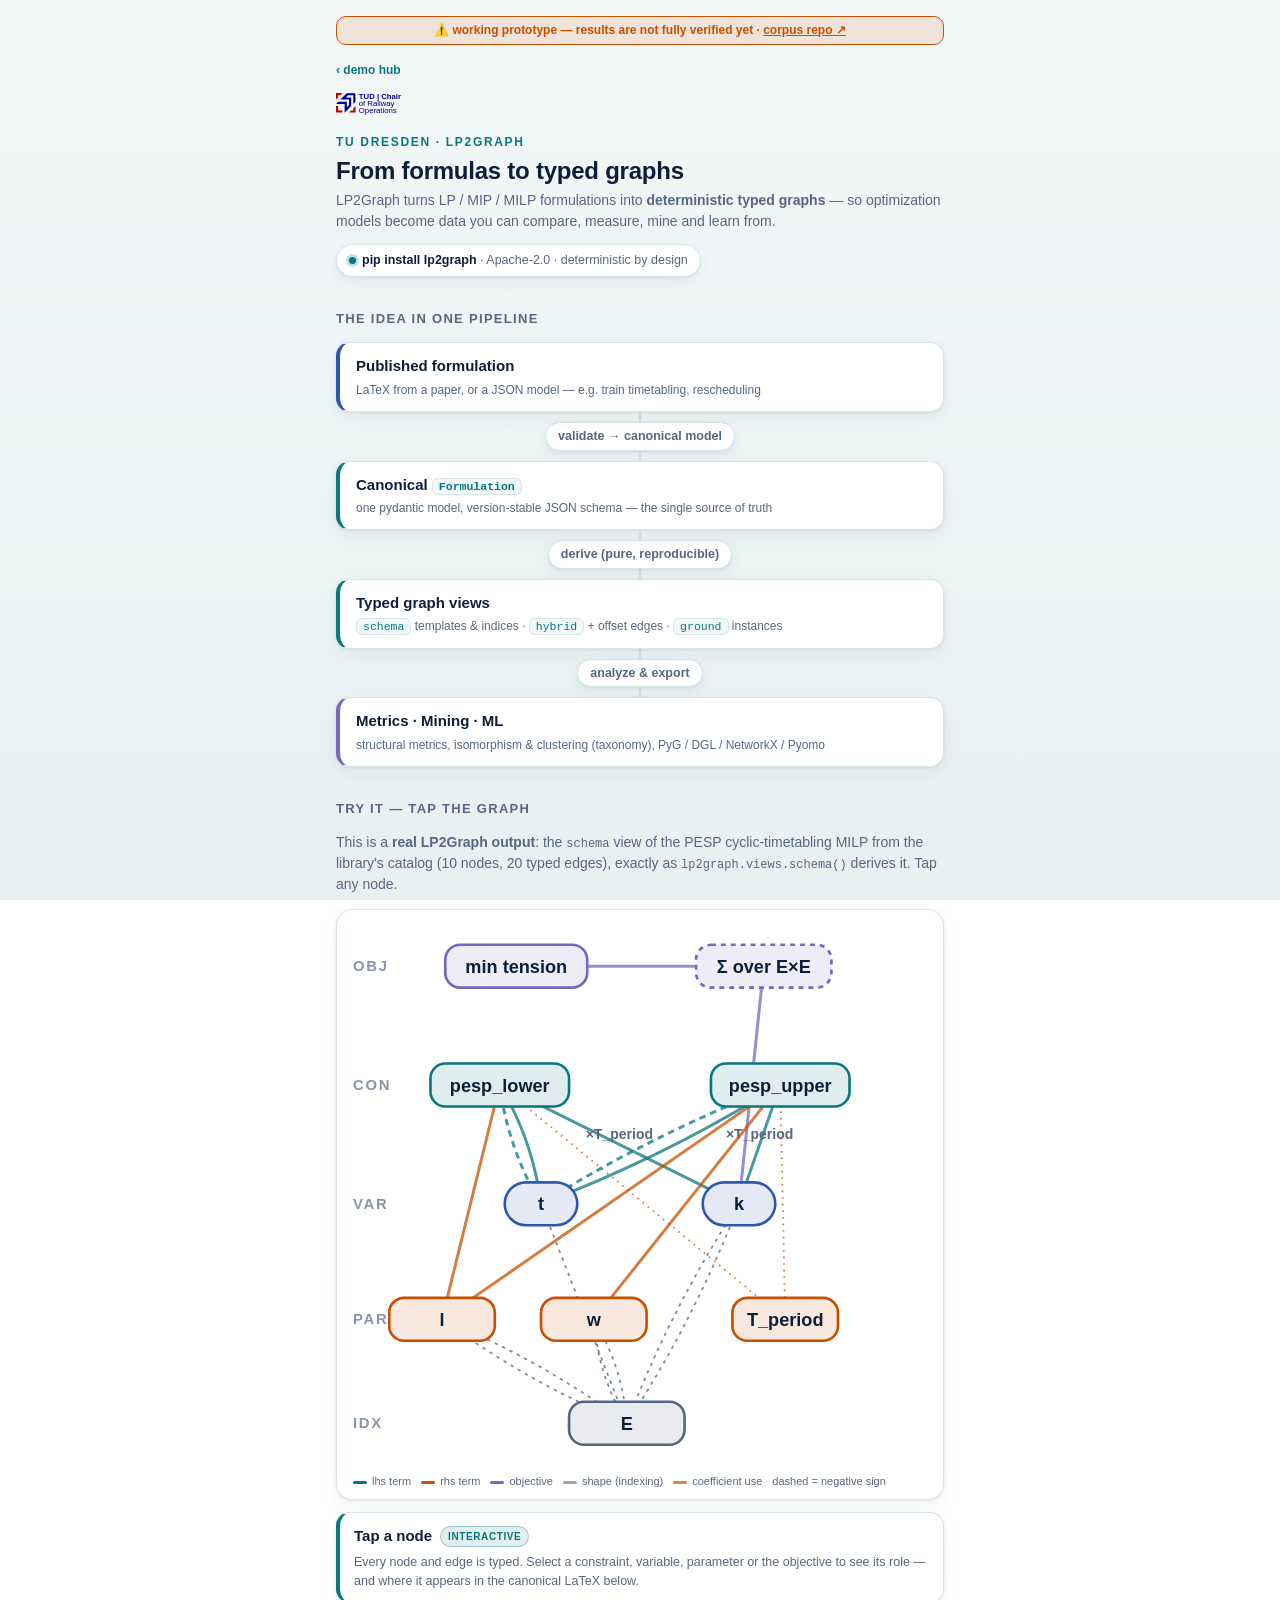
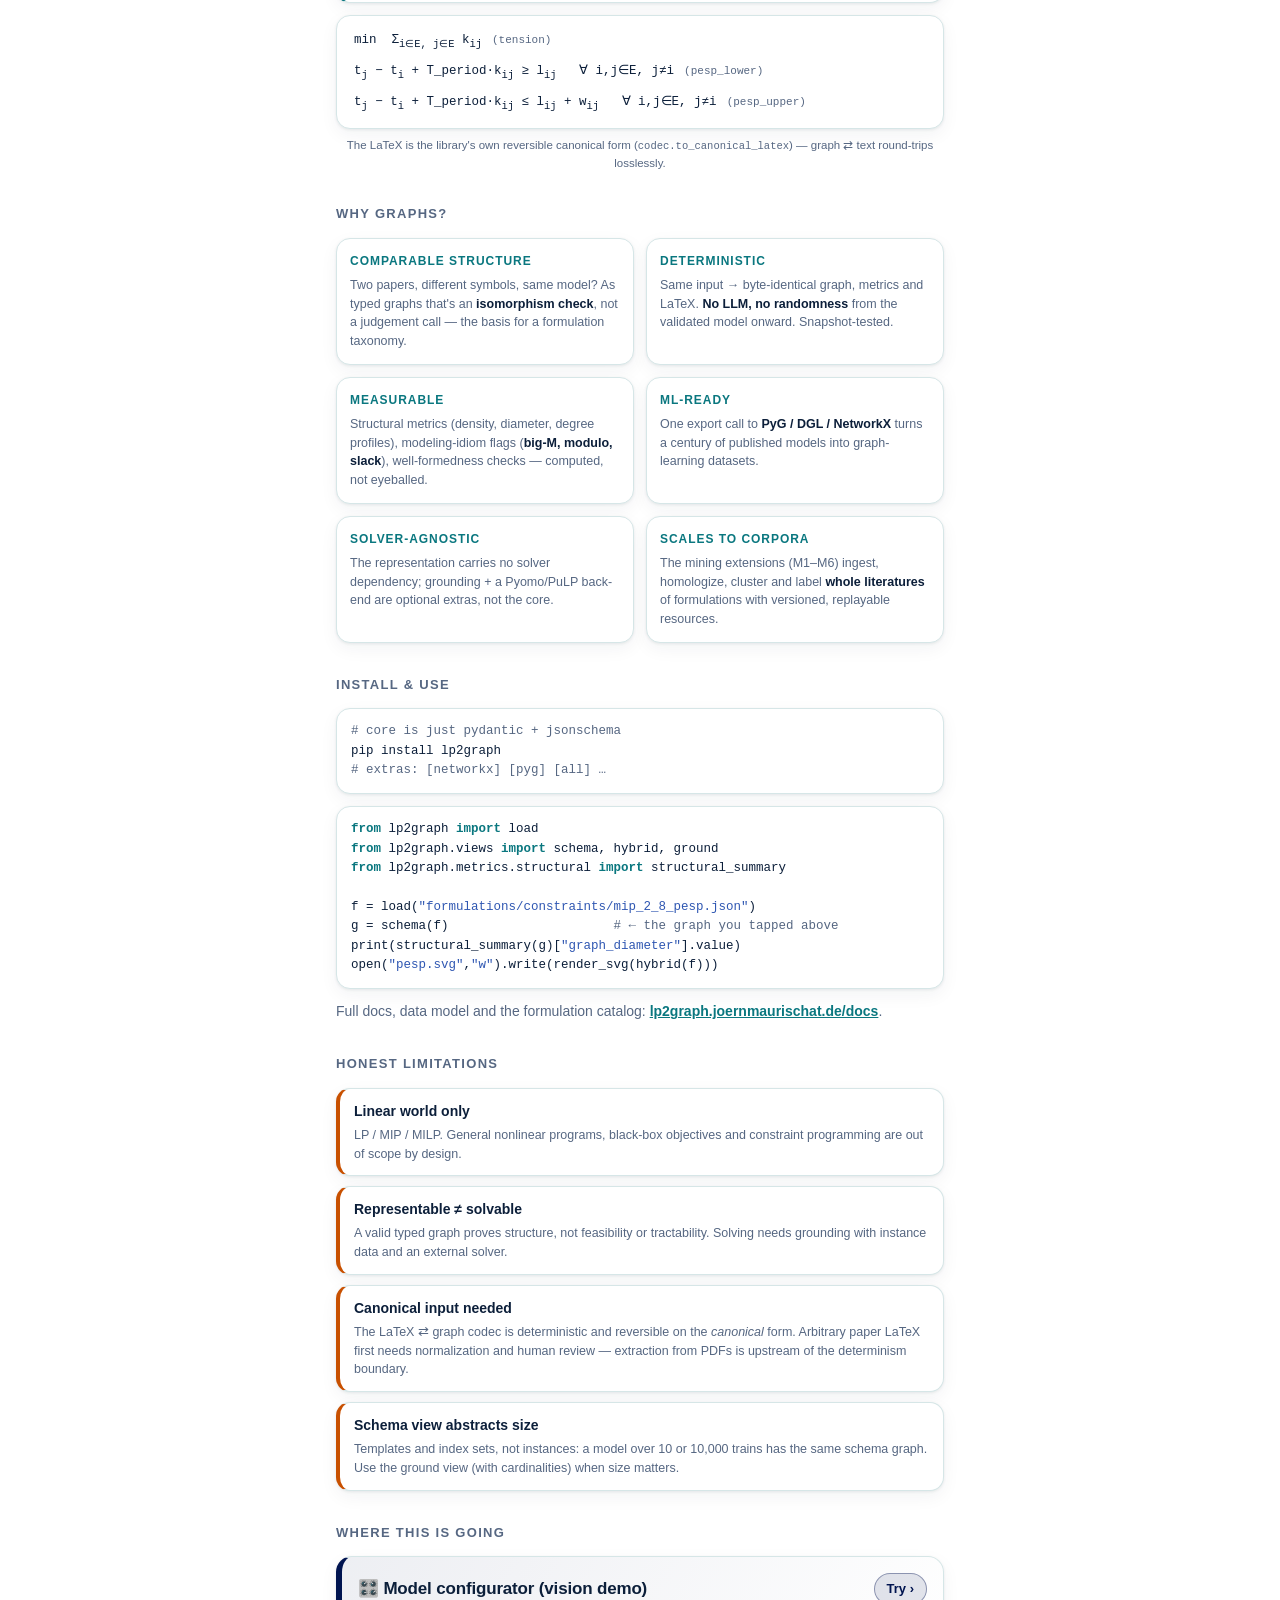
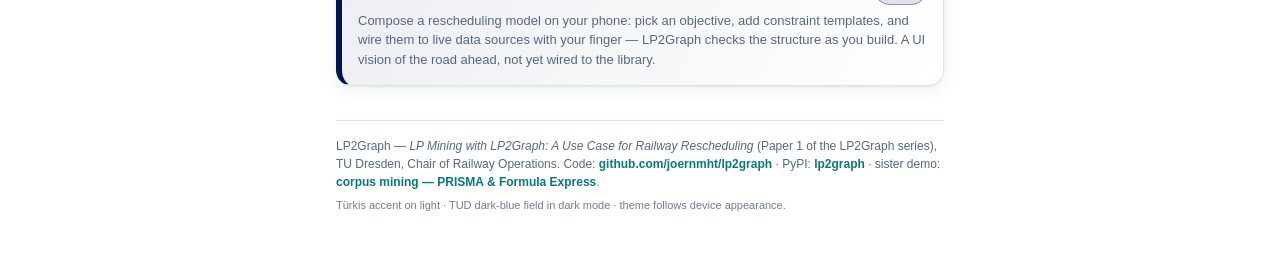
<file: docs/demo/explore.html>
<!DOCTYPE html>
<html lang="en">
<head>
<meta charset="utf-8">
<meta name="viewport" content="width=device-width, initial-scale=1, viewport-fit=cover">
<meta name="color-scheme" content="light dark">
<meta name="theme-color" content="#f3f7f8" media="(prefers-color-scheme: light)">
<meta name="theme-color" content="#00103a" media="(prefers-color-scheme: dark)">
<title>LP2Graph — from formulas to typed graphs</title>
<meta name="description" content="Why represent LP/MILP formulations as typed graphs — a clickable example, install &amp; usage, and honest limitations. TU Dresden, Chair of Railway Operations.">
<style>
  /* TUD Chair of Railway Operations — mobile design system (tud-mobile skill). */
  :root{
    --page1:#f3f7f8; --page2:#e7f1f1;
    --ink:#0c1f3a; --muted:#566782;
    --card:#ffffff; --card2:#f1f8f8; --line:#d6e6e7; --track:#e6f0f0;
    --accent:#0A777F; --accent2:#2F57B2; --good:#0A777F;
    --warn:#C85000; --bad:#D20F41; --tier3:#7369BE;
    --kpi1:#e6f4f4; --kpi2:#eef0fb;
    --shadow:0 1px 3px rgba(12,40,50,.08),0 6px 18px rgba(12,40,50,.05);
  }
  @media (prefers-color-scheme: dark){
    :root{
      --page1:#00103a; --page2:#001a55;
      --ink:#eaf1ff; --muted:#a0b4d8;
      --card:#0c2766; --card2:#10307c; --line:#2a4a92; --track:#001a55;
      --accent:#36b8bf; --accent2:#7aa2ff; --good:#36b8bf;
      --warn:#f0922e; --bad:#ff667e; --tier3:#a98bf0;
      --kpi1:#0c2a6e; --kpi2:#11306f;
      --shadow:0 1px 3px rgba(0,0,0,.4);
    }
    .brandlogo svg text, .brandlogo svg path{fill:#ffffff !important}
  }
  *{box-sizing:border-box;-webkit-tap-highlight-color:transparent}
  html,body{margin:0;padding:0}
  body{
    background:linear-gradient(180deg,var(--page1),var(--page2));
    background-attachment:fixed; color:var(--ink);
    font:16px/1.5 -apple-system,BlinkMacSystemFont,"Segoe UI",Roboto,Helvetica,Arial,sans-serif;
    padding:max(16px,env(safe-area-inset-top)) 16px calc(40px + env(safe-area-inset-bottom));
    max-width:640px;margin:0 auto;-webkit-font-smoothing:antialiased;
  }
  header{margin:6px 0 22px}
  .back{display:inline-block;font-size:12px;font-weight:800;color:var(--accent);text-decoration:none;margin-bottom:8px}
  .brandlogo{margin:2px 0 14px}
  .brandlogo svg{height:30px;width:auto;display:block}
  .eyebrow{font-size:12px;letter-spacing:.14em;text-transform:uppercase;color:var(--accent);font-weight:800}
  h1{font-size:24px;line-height:1.2;margin:6px 0 4px;font-weight:800;letter-spacing:-.01em}
  .sub{color:var(--muted);font-size:14px}
  .pill{display:inline-flex;align-items:center;gap:6px;margin-top:12px;background:var(--card);
    border:1px solid var(--line);border-radius:999px;padding:6px 12px;font-size:12.5px;color:var(--muted);box-shadow:var(--shadow)}
  .pill b{color:var(--ink);font-weight:700}
  .dot{width:7px;height:7px;border-radius:50%;background:var(--good);box-shadow:0 0 0 3px color-mix(in srgb,var(--good) 24%,transparent)}
  h2{font-size:13px;letter-spacing:.1em;text-transform:uppercase;color:var(--muted);margin:32px 0 14px;font-weight:700}
  p.lead{font-size:14px;color:var(--muted);margin:0 0 14px}

  /* pipeline flow */
  .flow{display:flex;flex-direction:column}
  .node{background:var(--card);border:1px solid var(--line);border-radius:14px;padding:12px 16px;
    display:flex;align-items:center;justify-content:space-between;gap:12px;box-shadow:var(--shadow);
    position:relative;z-index:2;border-left:4px solid var(--accent)}
  .node.start{border-left-color:var(--accent2)}
  .node.end{border-left-color:var(--tier3)}
  .node .nm{font-weight:700;font-size:15px}
  .node .ns{font-size:12px;color:var(--muted);margin-top:3px}
  .node code{background:var(--card2);border:1px solid var(--line);border-radius:6px;padding:1px 6px;
    font-size:11.5px;color:var(--accent)}
  .conn{position:relative;display:flex;flex-direction:column;align-items:center;gap:7px;padding:10px 0}
  .conn::before{content:"";position:absolute;top:-2px;bottom:-2px;left:50%;transform:translateX(-50%);width:2px;background:var(--line);z-index:0}
  .chip{position:relative;z-index:1;display:inline-flex;align-items:center;gap:6px;background:var(--card);
    border:1px solid var(--line);border-radius:999px;padding:4px 12px;font-size:12.5px;font-weight:700;color:var(--muted);box-shadow:var(--shadow)}

  /* interactive graph */
  .gwrap{background:var(--card);border:1px solid var(--line);border-radius:16px;box-shadow:var(--shadow);padding:10px 6px 4px}
  .gwrap svg{display:block;width:100%;height:auto;touch-action:manipulation}
  .gnode{cursor:pointer}
  .gnode rect,.gnode circle{transition:opacity .15s}
  .gnode text{font:700 11px -apple-system,BlinkMacSystemFont,"Segoe UI",Roboto,sans-serif;fill:var(--ink);pointer-events:none}
  .gedge{fill:none;transition:opacity .15s}
  .glabel{font:700 8.5px -apple-system,sans-serif;fill:var(--muted);pointer-events:none}
  .band{font:800 9px -apple-system,sans-serif;fill:var(--muted);letter-spacing:.12em;opacity:.7}
  .legend{display:flex;flex-wrap:wrap;gap:10px;padding:8px 10px 6px;font-size:11px;color:var(--muted)}
  .legend i{display:inline-block;width:14px;height:3px;border-radius:2px;vertical-align:middle;margin-right:5px}
  .detail{background:var(--card);border:1px solid var(--line);border-left:4px solid var(--accent);
    border-radius:14px;padding:12px 14px;box-shadow:var(--shadow);margin-top:12px;min-height:74px}
  .detail .dt{font-weight:800;font-size:15px;display:flex;gap:8px;align-items:center;flex-wrap:wrap}
  .detail .tag{font-size:10px;font-weight:800;text-transform:uppercase;letter-spacing:.06em;padding:2px 7px;border-radius:999px;
    color:var(--accent);background:color-mix(in srgb,var(--accent) 12%,transparent);border:1px solid color-mix(in srgb,var(--accent) 32%,transparent)}
  .detail .ds{font-size:12.5px;color:var(--muted);margin-top:5px}
  .detail ul{margin:8px 0 0;padding-left:18px;font-size:12px;color:var(--muted)}
  .detail li{margin:2px 0}
  .detail b{color:var(--ink)}

  /* latex block */
  .lx{background:var(--card);border:1px solid var(--line);border-radius:14px;box-shadow:var(--shadow);
    margin-top:12px;padding:10px 0;overflow-x:auto}
  .lx .ln{padding:5px 14px;font:12.5px/1.45 ui-monospace,SFMono-Regular,Menlo,Consolas,monospace;white-space:nowrap;color:var(--ink);
    border-left:3px solid transparent}
  .lx .ln .t{color:var(--muted);font-size:11px;margin-left:10px}
  .lx .ln.hl{background:color-mix(in srgb,var(--accent) 10%,transparent);border-left-color:var(--accent)}
  .hint{font-size:11.5px;color:var(--muted);margin-top:8px;text-align:center}

  /* cards */
  .cards{display:grid;grid-template-columns:1fr 1fr;gap:12px}
  .pcard{background:var(--card);border:1px solid var(--line);border-radius:14px;padding:13px;box-shadow:var(--shadow)}
  .pcard .h{font-size:12px;text-transform:uppercase;letter-spacing:.08em;color:var(--accent);font-weight:700}
  .pcard .s{font-size:12.5px;color:var(--muted);margin-top:6px}
  .pcard .s b{color:var(--ink)}

  /* code */
  pre{background:var(--card);border:1px solid var(--line);border-radius:14px;box-shadow:var(--shadow);
    padding:13px 14px;overflow-x:auto;font:12.5px/1.55 ui-monospace,SFMono-Regular,Menlo,Consolas,monospace;color:var(--ink);margin:0 0 12px}
  pre .c{color:var(--muted)} pre .k{color:var(--accent);font-weight:700} pre .s{color:var(--accent2)}

  /* limitations */
  .lim{background:var(--card);border:1px solid var(--line);border-left:4px solid var(--warn);
    border-radius:14px;padding:12px 14px;box-shadow:var(--shadow);margin-bottom:10px}
  .lim .lt{font-weight:800;font-size:14px}
  .lim .ls{font-size:12.5px;color:var(--muted);margin-top:4px}

  /* app link */
  /* game-like entry stands out: darker (Dunkelblau) in light, orange in dark */
  a.app{--gc:#001450;display:block;text-decoration:none;color:inherit;
    background:linear-gradient(120deg,color-mix(in srgb,var(--gc) 7%,var(--card)),var(--card));
    border:1px solid var(--line);border-left:6px solid var(--gc);border-radius:16px;
    padding:16px;box-shadow:var(--shadow);transition:transform .08s ease}
  @media (prefers-color-scheme: dark){ a.app{--gc:var(--warn)} }
  a.app:active{transform:scale(.985)}
  a.app .ah{display:flex;align-items:center;justify-content:space-between;gap:10px}
  a.app .at{font-size:17px;font-weight:800;letter-spacing:-.01em}
  a.app .go{flex:none;font-size:13px;font-weight:800;color:var(--gc);
    background:color-mix(in srgb,var(--gc) 11%,transparent);
    border:1px solid color-mix(in srgb,var(--gc) 38%,transparent);
    border-radius:999px;padding:5px 12px;white-space:nowrap}
  a.app .as{font-size:13px;color:var(--muted);margin-top:6px}

  footer{margin-top:34px;padding-top:16px;border-top:1px solid var(--line);font-size:12px;color:var(--muted)}
  footer a{color:var(--accent);font-weight:700;text-decoration:none}
  .modenote{font-size:11px;color:var(--muted);margin-top:6px;opacity:.85}
</style>
</head>
<body>
<div class="proto" style="background:color-mix(in srgb,var(--warn) 12%,transparent);color:var(--warn);border:1.5px solid var(--warn);border-radius:10px;padding:5px 10px;font-size:12px;font-weight:650;text-align:center;line-height:1.45;margin-bottom:12px">⚠️ working prototype — results are not fully verified yet · <a href="https://github.com/joernmht/raiLPminerExperimentation" target="_blank" rel="noopener" style="color:var(--warn);font-weight:800">corpus repo ↗</a></div>
<header>
  <a class="back" href="./">‹ demo hub</a>
  <div class="brandlogo" aria-label="TUD — Chair of Railway Operations">
    <svg viewBox="0 0 1014 321" xmlns="http://www.w3.org/2000/svg" role="img"><g transform="translate(-1485 -585)"><text fill="#00008C" font-family="Arial,Arial_MSFontService,sans-serif" font-weight="700" font-size="83" transform="matrix(1 0 0 1 1728.92 690)">TUD | Chair</text><text fill="#00008C" font-family="Arial,Arial_MSFontService,sans-serif" font-weight="400" font-size="83" transform="matrix(1 0 0 1 1728.92 763)">o</text><text fill="#00008C" font-family="Arial,Arial_MSFontService,sans-serif" font-weight="400" font-size="83" transform="matrix(1 0 0 1 1774.75 763)">f</text><text fill="#00008C" font-family="Arial,Arial_MSFontService,sans-serif" font-weight="400" font-size="83" transform="matrix(1 0 0 1 1820.59 763)">Railway </text><text fill="#00008C" font-family="Arial,Arial_MSFontService,sans-serif" font-weight="400" font-size="83" transform="matrix(1 0 0 1 1728.92 837)">Operations</text><path d="M1600.51 630 1693 630 1693 722.49 1670.62 744.874 1670.62 674.888 1670.62 674.888 1670.62 651.685 1670.62 651.685 1647.41 651.685 1612.6 651.685 1589.4 674.876 1589.4 674.888 1647.41 674.888 1647.41 768.077 1577.49 838 1577.49 745.511 1485 745.511 1508.77 721.74 1601.01 721.74 1601.01 779.747 1601.02 779.747 1624.21 756.556 1624.21 721.74 1624.21 698.536 1624.21 698.536 1601.01 698.536 1601.01 698.536 1531.97 698.536Z" fill="#00008C" fill-rule="evenodd"/><path d="M1485 628 1554 628 1530.99 651.345 1508.01 651.345 1508.01 674.655 1485 698Z" fill="#C00000" fill-rule="evenodd"/><path d="M1485 768 1508.01 768 1508.01 813.988 1554 813.988 1554 837 1485 837Z" fill="#C00000" fill-rule="evenodd"/><path d="M1694 768 1694 837 1624 837 1647.32 814.012 1670.65 814.012 1670.65 791.012Z" fill="#C00000" fill-rule="evenodd"/></g></svg>
  </div>
  <div class="eyebrow">TU Dresden · LP2Graph</div>
  <h1>From formulas to typed graphs</h1>
  <div class="sub">LP2Graph turns LP / MIP / MILP formulations into <b>deterministic typed graphs</b> — so optimization models become data you can compare, measure, mine and learn from.</div>
  <div class="pill"><span class="dot"></span><span><b>pip install lp2graph</b> · Apache-2.0 · deterministic by design</span></div>
</header>

<h2>The idea in one pipeline</h2>
<div class="flow">
  <div class="node start"><div><div class="nm">Published formulation</div><div class="ns">LaTeX from a paper, or a JSON model — e.g. train timetabling, rescheduling</div></div></div>
  <div class="conn"><span class="chip">validate → canonical model</span></div>
  <div class="node"><div><div class="nm">Canonical <code>Formulation</code></div><div class="ns">one pydantic model, version-stable JSON schema — the single source of truth</div></div></div>
  <div class="conn"><span class="chip">derive (pure, reproducible)</span></div>
  <div class="node"><div><div class="nm">Typed graph views</div><div class="ns"><code>schema</code> templates &amp; indices · <code>hybrid</code> + offset edges · <code>ground</code> instances</div></div></div>
  <div class="conn"><span class="chip">analyze &amp; export</span></div>
  <div class="node end"><div><div class="nm">Metrics · Mining · ML</div><div class="ns">structural metrics, isomorphism &amp; clustering (taxonomy), PyG / DGL / NetworkX / Pyomo</div></div></div>
</div>

<h2>Try it — tap the graph</h2>
<p class="lead">This is a <b>real LP2Graph output</b>: the <code style="font-size:12px">schema</code> view of the PESP cyclic-timetabling MILP from the library's catalog (10 nodes, 20 typed edges), exactly as <code style="font-size:12px">lp2graph.views.schema()</code> derives it. Tap any node.</p>
<div class="gwrap">
  <svg id="g" viewBox="0 0 360 330" role="img" aria-label="Typed graph of the PESP formulation"></svg>
  <div class="legend">
    <span><i style="background:var(--accent)"></i>lhs term</span>
    <span><i style="background:var(--warn)"></i>rhs term</span>
    <span><i style="background:var(--tier3)"></i>objective</span>
    <span><i style="background:var(--muted);opacity:.6"></i>shape (indexing)</span>
    <span><i style="background:var(--warn);opacity:.7"></i>coefficient use</span>
    <span>dashed = negative sign</span>
  </div>
</div>
<div class="detail" id="detail">
  <div class="dt">Tap a node <span class="tag">interactive</span></div>
  <div class="ds">Every node and edge is typed. Select a constraint, variable, parameter or the objective to see its role — and where it appears in the canonical LaTeX below.</div>
</div>
<div class="lx" id="lx"></div>
<div class="hint">The LaTeX is the library's own reversible canonical form (<code style="font-size:10.5px">codec.to_canonical_latex</code>) — graph ⇄ text round-trips losslessly.</div>

<h2>Why graphs?</h2>
<div class="cards">
  <div class="pcard"><div class="h">Comparable structure</div><div class="s">Two papers, different symbols, same model? As typed graphs that's an <b>isomorphism check</b>, not a judgement call — the basis for a formulation taxonomy.</div></div>
  <div class="pcard"><div class="h">Deterministic</div><div class="s">Same input → byte-identical graph, metrics and LaTeX. <b>No LLM, no randomness</b> from the validated model onward. Snapshot-tested.</div></div>
  <div class="pcard"><div class="h">Measurable</div><div class="s">Structural metrics (density, diameter, degree profiles), modeling-idiom flags (<b>big-M, modulo, slack</b>), well-formedness checks — computed, not eyeballed.</div></div>
  <div class="pcard"><div class="h">ML-ready</div><div class="s">One export call to <b>PyG / DGL / NetworkX</b> turns a century of published models into graph-learning datasets.</div></div>
  <div class="pcard"><div class="h">Solver-agnostic</div><div class="s">The representation carries no solver dependency; grounding + a Pyomo/PuLP back-end are optional extras, not the core.</div></div>
  <div class="pcard"><div class="h">Scales to corpora</div><div class="s">The mining extensions (M1–M6) ingest, homologize, cluster and label <b>whole literatures</b> of formulations with versioned, replayable resources.</div></div>
</div>

<h2>Install &amp; use</h2>
<pre><span class="c"># core is just pydantic + jsonschema</span>
pip install lp2graph
<span class="c"># extras: [networkx] [pyg] [all] …</span></pre>
<pre><span class="k">from</span> lp2graph <span class="k">import</span> load
<span class="k">from</span> lp2graph.views <span class="k">import</span> schema, hybrid, ground
<span class="k">from</span> lp2graph.metrics.structural <span class="k">import</span> structural_summary

f = load(<span class="s">"formulations/constraints/mip_2_8_pesp.json"</span>)
g = schema(f)                      <span class="c"># ← the graph you tapped above</span>
print(structural_summary(g)[<span class="s">"graph_diameter"</span>].value)
open(<span class="s">"pesp.svg"</span>,<span class="s">"w"</span>).write(render_svg(hybrid(f)))</pre>
<p class="lead">Full docs, data model and the formulation catalog: <a href="https://lp2graph.joernmaurischat.de/docs/" style="color:var(--accent);font-weight:700">lp2graph.joernmaurischat.de/docs</a>.</p>

<h2>Honest limitations</h2>
<div class="lim"><div class="lt">Linear world only</div><div class="ls">LP / MIP / MILP. General nonlinear programs, black-box objectives and constraint programming are out of scope by design.</div></div>
<div class="lim"><div class="lt">Representable ≠ solvable</div><div class="ls">A valid typed graph proves structure, not feasibility or tractability. Solving needs grounding with instance data and an external solver.</div></div>
<div class="lim"><div class="lt">Canonical input needed</div><div class="ls">The LaTeX ⇄ graph codec is deterministic and reversible on the <i>canonical</i> form. Arbitrary paper LaTeX first needs normalization and human review — extraction from PDFs is upstream of the determinism boundary.</div></div>
<div class="lim"><div class="lt">Schema view abstracts size</div><div class="ls">Templates and index sets, not instances: a model over 10 or 10,000 trains has the same schema graph. Use the ground view (with cardinalities) when size matters.</div></div>

<h2>Where this is going</h2>
<a class="app" href="configurator.html">
  <div class="ah"><div class="at">🎛️ Model configurator (vision demo)</div><div class="go">Try ›</div></div>
  <div class="as">Compose a rescheduling model on your phone: pick an objective, add constraint templates, and wire them to live data sources with your finger — LP2Graph checks the structure as you build. A UI vision of the road ahead, not yet wired to the library.</div>
</a>

<footer>
  <span>LP2Graph — <i>LP Mining with LP2Graph: A Use Case for Railway Rescheduling</i> (Paper 1 of the LP2Graph series), TU Dresden, Chair of Railway Operations. Code: <a href="https://github.com/joernmht/lp2graph">github.com/joernmht/lp2graph</a> · PyPI: <a href="https://pypi.org/project/lp2graph/">lp2graph</a> · sister demo: <a href="https://railpmining.joernmaurischat.de/">corpus mining — PRISMA &amp; Formula Express</a>.</span>
  <div class="modenote">Türkis accent on light · TUD dark-blue field in dark mode · theme follows device appearance.</div>
</footer>

<script>
(function(){
/* Real lp2graph schema-view graph of formulations/constraints/mip_2_8_pesp.json
   (derived with lp2graph.views.schema — node ids, classes, subtypes and edge
   roles are verbatim library output; only x/y layout is added for display). */
const G = {
 nodes:[
  {id:"objective:0",cls:"objective",sub:"min",lab:"min tension",x:105,y:28,d:"Objective: minimize the sum of period-wrap counters k (timetable tension).",lx:[0]},
  {id:"op:objective:0/obj[0]/sum",cls:"operator",sub:"sum",lab:"Σ over E×E",x:255,y:28,d:"Aggregation operator: the objective sums k over all event pairs (i,j).",lx:[0]},
  {id:"constraint:pesp_lower",cls:"constraint",sub:"modulo",lab:"pesp_lower",x:95,y:100,d:"Lower bound on the cyclic offset: t_j − t_i + T·k_ij ≥ l_ij, ∀ i≠j.",lx:[1]},
  {id:"constraint:pesp_upper",cls:"constraint",sub:"modulo",lab:"pesp_upper",x:265,y:100,d:"Upper bound on the cyclic offset (lower + tolerance window), ∀ i≠j.",lx:[2]},
  {id:"var:t",cls:"variable",sub:"non_negative",lab:"t",x:120,y:172,d:"Event time within the period (primary decision variable, indexed by E).",lx:[1,2]},
  {id:"var:k",cls:"variable",sub:"integer",lab:"k",x:240,y:172,d:"Period wrap counter (auxiliary integer variable, indexed by E×E).",lx:[0,1,2]},
  {id:"param:l",cls:"parameter",sub:"matrix",lab:"l",x:60,y:242,d:"Lower offset target between event pairs (data, E×E matrix).",lx:[1,2]},
  {id:"param:w",cls:"parameter",sub:"matrix",lab:"w",x:152,y:242,d:"Tolerance window width between event pairs (data, E×E matrix).",lx:[2]},
  {id:"param:T_period",cls:"parameter",sub:"scalar",lab:"T_period",x:268,y:242,d:"Period length (scalar data, e.g. 60 min for an hourly timetable).",lx:[1,2]},
  {id:"index:E",cls:"index",sub:"set",lab:"E",x:172,y:305,d:"Index set: events (arrivals/departures) scheduled within the period.",lx:[0,1,2]}
 ],
 edges:[
  {s:"objective:0",t:"op:objective:0/obj[0]/sum",r:"objective"},
  {s:"op:objective:0/obj[0]/sum",t:"var:k",r:"objective"},
  {s:"constraint:pesp_lower",t:"var:t",r:"lhs",sign:1},
  {s:"constraint:pesp_lower",t:"var:t",r:"lhs",sign:-1},
  {s:"constraint:pesp_lower",t:"var:k",r:"lhs",sign:1,coef:"T_period"},
  {s:"constraint:pesp_lower",t:"param:T_period",r:"coef"},
  {s:"constraint:pesp_lower",t:"param:l",r:"rhs",sign:1},
  {s:"constraint:pesp_upper",t:"var:t",r:"lhs",sign:1},
  {s:"constraint:pesp_upper",t:"var:t",r:"lhs",sign:-1},
  {s:"constraint:pesp_upper",t:"var:k",r:"lhs",sign:1,coef:"T_period"},
  {s:"constraint:pesp_upper",t:"param:T_period",r:"coef"},
  {s:"constraint:pesp_upper",t:"param:l",r:"rhs",sign:1},
  {s:"constraint:pesp_upper",t:"param:w",r:"rhs",sign:1},
  {s:"var:t",t:"index:E",r:"shape"},
  {s:"var:k",t:"index:E",r:"shape"},
  {s:"var:k",t:"index:E",r:"shape"},
  {s:"param:l",t:"index:E",r:"shape"},
  {s:"param:l",t:"index:E",r:"shape"},
  {s:"param:w",t:"index:E",r:"shape"},
  {s:"param:w",t:"index:E",r:"shape"}
 ]
};
const LX = [
 {html:"min&nbsp; Σ<sub>i∈E, j∈E</sub> k<sub>ij</sub>", tag:"tension"},
 {html:"t<sub>j</sub> − t<sub>i</sub> + T_period·k<sub>ij</sub> ≥ l<sub>ij</sub> &nbsp;&nbsp;∀ i,j∈E, j≠i", tag:"pesp_lower"},
 {html:"t<sub>j</sub> − t<sub>i</sub> + T_period·k<sub>ij</sub> ≤ l<sub>ij</sub> + w<sub>ij</sub> &nbsp;&nbsp;∀ i,j∈E, j≠i", tag:"pesp_upper"}
];
const ROLE = {lhs:"var(--accent)", rhs:"var(--warn)", objective:"var(--tier3)", shape:"var(--muted)", coef:"var(--warn)"};
const thin = r => r==='shape'||r==='coef';
const CLS  = {objective:"var(--tier3)", operator:"var(--tier3)", constraint:"var(--accent)",
              variable:"var(--accent2)", parameter:"var(--warn)", index:"var(--muted)"};
const W = {objective:86,operator:82,constraint:84,variable:44,parameter:64,index:70};
const svg = document.getElementById('g');
const NS = "http://www.w3.org/2000/svg";
const pos = Object.fromEntries(G.nodes.map(n=>[n.id,n]));
function el(t,a){const e=document.createElementNS(NS,t);for(const k in a)e.setAttribute(k,a[k]);return e;}

/* band labels */
[["OBJ",28],["CON",100],["VAR",172],["PAR",242],["IDX",305]].forEach(([t,y])=>{
  const b=el('text',{x:6,y:y+3,class:'band'});b.textContent=t;svg.appendChild(b);
});

/* edges (parallel edges curved apart) */
const seen={};
const edgeEls=[];
G.edges.forEach(ed=>{
  const key=ed.s+"|"+ed.t, k=(seen[key]=(seen[key]||0)+1);
  const a=pos[ed.s], b=pos[ed.t];
  const mx=(a.x+b.x)/2, my=(a.y+b.y)/2;
  const dx=b.x-a.x, dy=b.y-a.y, L=Math.hypot(dx,dy)||1;
  const n=G.edges.filter(e=>e.s+"|"+e.t===key).length;
  const o=(k-(n+1)/2)*16;
  const cx=mx-dy/L*o, cy=my+dx/L*o;
  const p=el('path',{d:`M${a.x},${a.y} Q${cx},${cy} ${b.x},${b.y}`,class:'gedge',
    stroke:ROLE[ed.r],'stroke-width':thin(ed.r)?1.1:1.8,
    'stroke-dasharray':ed.sign===-1?'4 3':(ed.r==='shape'?'2 3':(ed.r==='coef'?'1 3':'none')),opacity:.75});
  svg.appendChild(p);edgeEls.push({el:p,ed});
  if(ed.coef){const t=el('text',{x:cx,y:cy-3,class:'glabel','text-anchor':'middle'});t.textContent='×'+ed.coef;svg.appendChild(t);}
});

/* nodes */
const nodeEls={};
G.nodes.forEach(n=>{
  const g=el('g',{class:'gnode',tabindex:0,role:'button','aria-label':n.lab});
  const w=W[n.cls]||70,h=26;
  const r=el('rect',{x:n.x-w/2,y:n.y-h/2,width:w,height:h,rx:n.cls==='variable'?13:9,
    fill:'color-mix(in srgb,'+CLS[n.cls]+' 13%, var(--card))',stroke:CLS[n.cls],
    'stroke-width':1.6,'stroke-dasharray':n.cls==='operator'?'3 3':'none'});
  const t=el('text',{x:n.x,y:n.y+4,'text-anchor':'middle'});t.textContent=n.lab;
  g.appendChild(r);g.appendChild(t);svg.appendChild(g);nodeEls[n.id]={g,r,n};
  g.addEventListener('click',ev=>{ev.stopPropagation();select(n.id);});
  g.addEventListener('keydown',ev=>{if(ev.key==='Enter'||ev.key===' ')select(n.id);});
});

/* latex block */
const lx=document.getElementById('lx');
lx.innerHTML=LX.map((l,i)=>`<div class="ln" id="lxl${i}">${l.html}<span class="t">(${l.tag})</span></div>`).join('');

const detail=document.getElementById('detail');
let cur=null;
function select(id){
  if(cur===id){return clear();}
  cur=id;const n=pos[id];
  for(const nid in nodeEls){nodeEls[nid].g.style.opacity=(nid===id)?1:0.35;nodeEls[nid].r.setAttribute('stroke-width',nid===id?3:1.6);}
  edgeEls.forEach(({el,ed})=>{const on=(ed.s===id||ed.t===id);el.style.opacity=on?1:0.12;el.setAttribute('stroke-width',on?(thin(ed.r)?1.8:2.6):(thin(ed.r)?1.1:1.8));});
  const inc=G.edges.filter(e=>e.s===id||e.t===id);
  const li=inc.map(e=>{
    const other=e.s===id?e.t:e.s, dir=e.s===id?'→':'←';
    const bits=[e.r]; if(e.sign===-1)bits.push('sign −'); if(e.coef)bits.push('coef '+e.coef);
    return `<li>${dir} <b>${pos[other].lab}</b> <span>(${bits.join(', ')})</span></li>`;}).join('');
  detail.style.borderLeftColor=CLS[n.cls];
  detail.innerHTML=`<div class="dt">${n.lab} <span class="tag" style="color:${CLS[n.cls]};border-color:color-mix(in srgb,${CLS[n.cls]} 32%,transparent);background:color-mix(in srgb,${CLS[n.cls]} 12%,transparent)">${n.cls} · ${n.sub}</span></div>
    <div class="ds">${n.d}</div><ul>${li}</ul>`;
  LX.forEach((_,i)=>document.getElementById('lxl'+i).classList.toggle('hl',n.lx.includes(i)));
}
function clear(){cur=null;
  for(const nid in nodeEls){nodeEls[nid].g.style.opacity=1;nodeEls[nid].r.setAttribute('stroke-width',1.6);}
  edgeEls.forEach(({el,ed})=>{el.style.opacity=.75;el.setAttribute('stroke-width',thin(ed.r)?1.1:1.8);});
  LX.forEach((_,i)=>document.getElementById('lxl'+i).classList.remove('hl'));
  detail.style.borderLeftColor='var(--accent)';
  detail.innerHTML=`<div class="dt">Tap a node <span class="tag">interactive</span></div>
   <div class="ds">Every node and edge is typed. Select a constraint, variable, parameter or the objective to see its role — and where it appears in the canonical LaTeX below.</div>`;
}
svg.addEventListener('click',clear);
})();
</script>
</body>
</html>
</file>
